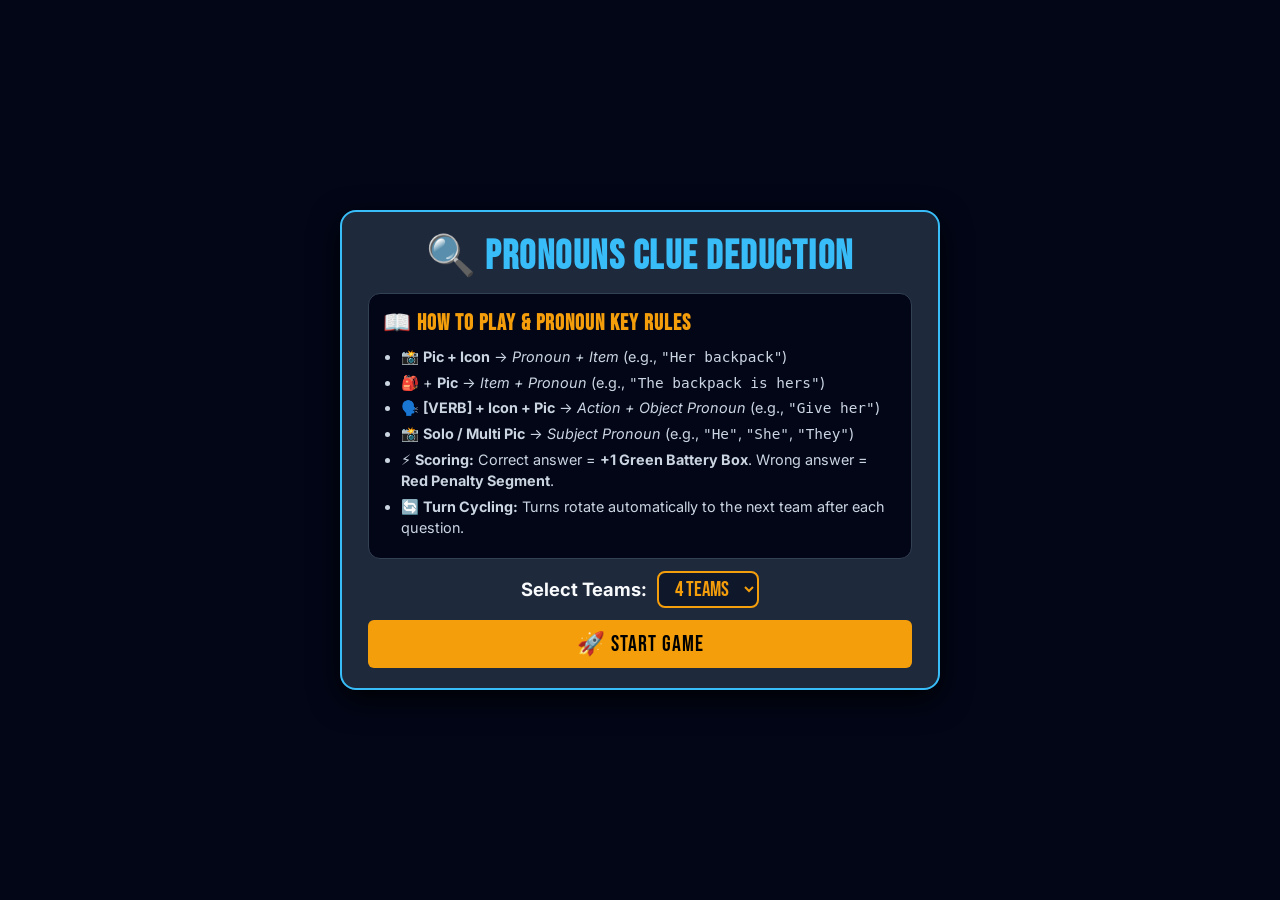
<file: game/clue-deduction.html>
<!DOCTYPE html>
<html lang="en">
<head>
  <meta charset="UTF-8">
  <meta name="viewport" content="width=device-width, initial-scale=1.0">
  <title>Pronouns Clue Deduction Game</title>
  <link rel="preconnect" href="https://fonts.googleapis.com">
  <link rel="preconnect" href="https://fonts.gstatic.com" crossorigin>
  <link href="https://fonts.googleapis.com/css2?family=Bebas+Neue&family=Inter:wght@400;600;700;800&family=Montserrat:wght@600;700&display=swap" rel="stylesheet">

  <style>
    :root {
      --bg: #0f172a;
      --card-bg: #1e293b;
      --accent: #38bdf8;
      --text: #f8fafc;
      --danger: #ef4444;
      --gold: #f59e0b;
      --success: #22c55e;
      --font-header: 'Bebas Neue', sans-serif;
      --font-nav: 'Montserrat', sans-serif;
      --font-body: 'Inter', system-ui, -apple-system, sans-serif;
    }

    * {
      box-sizing: border-box;
      user-select: none;
    }

    body {
      margin: 0;
      padding: 0;
      width: 100vw;
      height: 100vh;
      background: var(--bg);
      color: var(--text);
      font-family: var(--font-body);
      display: flex;
      flex-direction: column;
      overflow: hidden;
    }

    /* HEADER */
    header {
      background: #020617;
      padding: 6px 16px;
      display: flex;
      align-items: center;
      justify-content: space-between;
      border-bottom: 2px solid #334155;
      height: 55px;
      flex-shrink: 0;
      width: 100%;
    }

    .game-title {
      font-family: var(--font-header);
      font-size: 2rem;
      color: var(--accent);
      letter-spacing: 1.5px;
      display: flex;
      align-items: center;
      gap: 10px;
    }

    .header-actions {
      display: flex;
      align-items: center;
      gap: 10px;
    }

    .btn-header {
      font-family: var(--font-header);
      font-size: 1.1rem;
      letter-spacing: 1px;
      padding: 5px 14px;
      border-radius: 6px;
      border: none;
      cursor: pointer;
      transition: transform 0.1s, opacity 0.2s;
    }
    .btn-header:hover { opacity: 0.9; transform: scale(1.02); }
    .btn-gold { background: var(--gold); color: #000; }
    .btn-main { background: var(--accent); color: #000; }
    .btn-danger { background: var(--danger); color: #fff; }

    /* SETUP SCREEN & RULES OVERLAY */
    #setupScreen {
      position: absolute;
      inset: 0;
      background: #020617;
      z-index: 50;
      display: flex;
      flex-direction: column;
      align-items: center;
      justify-content: center;
      padding: 20px;
      overflow-y: auto;
    }

    .setup-card {
      background: var(--card-bg);
      border: 2px solid var(--accent);
      border-radius: 16px;
      padding: 20px 26px;
      width: 600px;
      max-width: 95vw;
      box-shadow: 0 10px 30px rgba(0,0,0,0.8);
      text-align: center;
    }

    .setup-card h2 {
      font-family: var(--font-header);
      font-size: 2.5rem;
      color: var(--accent);
      margin: 0 0 8px 0;
      letter-spacing: 1.5px;
    }

    .rules-box {
      background: #020617;
      border: 1px solid #334155;
      border-radius: 12px;
      padding: 14px;
      text-align: left;
      margin: 12px 0;
      font-size: 0.9rem;
      line-height: 1.45;
    }

    .rules-box h3 {
      font-family: var(--font-header);
      color: var(--gold);
      margin: 0 0 6px 0;
      font-size: 1.4rem;
      letter-spacing: 1px;
    }

    .rules-list {
      margin: 0;
      padding-left: 18px;
      color: #cbd5e1;
    }

    .rules-list li {
      margin-bottom: 5px;
    }

    .team-select-group {
      display: flex;
      align-items: center;
      justify-content: center;
      gap: 10px;
      margin: 12px 0;
    }

    .team-select-group label {
      font-size: 1.15rem;
      font-weight: 700;
    }

    .team-select-group select {
      font-family: var(--font-header);
      font-size: 1.3rem;
      padding: 3px 12px;
      background: #0f172a;
      color: var(--gold);
      border: 2px solid var(--gold);
      border-radius: 8px;
      cursor: pointer;
    }

    /* FULL WIDTH FLEX WORKSPACE */
    .game-workspace {
      flex: 1;
      display: flex;
      width: 100%;
      height: calc(100vh - 55px);
      overflow: hidden;
    }

    /* RESIZED LEFT TEAMS PANEL (3/4 SIZE: ~18% WIDTH) */
    .teams-panel {
      width: 18%;
      min-width: 200px;
      max-width: 240px;
      background: #020617;
      border-right: 2px solid #334155;
      padding: 10px;
      display: flex;
      flex-direction: column;
      gap: 8px;
      overflow-y: auto;
    }

    .panel-header {
      font-family: var(--font-header);
      font-size: 1.4rem;
      color: var(--accent);
      letter-spacing: 1px;
      margin: 0 0 2px 0;
      display: flex;
      justify-content: space-between;
      align-items: center;
    }

    .team-card {
      background: var(--card-bg);
      border: 2px solid #334155;
      border-radius: 10px;
      padding: 8px 10px;
      cursor: pointer;
      transition: all 0.2s ease;
      position: relative;
    }

    .team-card.active-turn {
      border-color: var(--accent);
      box-shadow: 0 0 12px rgba(56, 189, 248, 0.3);
      background: #1e293b;
    }

    .team-card.active-turn::before {
      content: "▶ TURN";
      position: absolute;
      top: -8px;
      right: 8px;
      background: var(--accent);
      color: #000;
      font-family: var(--font-header);
      font-size: 0.75rem;
      padding: 1px 6px;
      border-radius: 3px;
      letter-spacing: 0.8px;
    }

    .team-title-row {
      display: flex;
      align-items: center;
      justify-content: space-between;
      margin-bottom: 4px;
    }

    .team-name-input {
      font-family: var(--font-nav);
      font-size: 0.95rem;
      font-weight: 700;
      color: #fff;
      background: transparent;
      border: none;
      border-bottom: 1px dashed #64748b;
      width: 95px;
      padding: 1px 2px;
    }
    .team-name-input:focus {
      outline: none;
      border-bottom-color: var(--accent);
      background: #0f172a;
    }

    .team-score-num {
      font-family: var(--font-header);
      font-size: 1.25rem;
      color: var(--gold);
      letter-spacing: 0.8px;
    }

    /* HORIZONTAL BATTERY (10 BOXES WITH PENALTY RED SUPPORT) */
    .battery-container {
      width: 100%;
      height: 20px;
      background: #0f172a;
      border: 1.5px solid #475569;
      border-radius: 4px;
      padding: 2px;
      display: flex;
      gap: 2px;
      position: relative;
    }

    .battery-container::after {
      content: "";
      position: absolute;
      right: -6px;
      top: 50%;
      transform: translateY(-50%);
      width: 4px;
      height: 9px;
      background: #475569;
      border-radius: 0 2px 2px 0;
    }

    .battery-box {
      flex: 1;
      height: 100%;
      background: #334155;
      border-radius: 2px;
      transition: background 0.2s;
    }

    .battery-box.filled {
      background: var(--success);
      box-shadow: 0 0 5px rgba(34, 197, 94, 0.4);
    }

    .battery-box.penalty {
      background: var(--danger) !important;
      box-shadow: 0 0 5px rgba(239, 68, 68, 0.5);
    }

    .team-controls {
      display: flex;
      gap: 4px;
      margin-top: 5px;
    }

    .btn-score {
      font-family: var(--font-nav);
      font-weight: 700;
      font-size: 0.75rem;
      padding: 2px 5px;
      border-radius: 3px;
      border: none;
      cursor: pointer;
      flex: 1;
    }

    /* RIGHT QUIZ CANVAS */
    .quiz-workspace {
      flex: 1;
      display: flex;
      flex-direction: column;
      padding: 14px 20px;
      overflow-y: auto;
      gap: 12px;
      width: 100%;
    }

    .quiz-progress-bar-container {
      width: 100%;
      background: #020617;
      border: 1px solid #334155;
      height: 8px;
      border-radius: 4px;
      overflow: hidden;
    }

    .quiz-progress-fill {
      height: 100%;
      background: linear-gradient(90deg, var(--accent), var(--gold));
      width: 2%;
      transition: width 0.3s ease;
    }

    .question-header-row {
      display: flex;
      align-items: center;
      justify-content: space-between;
    }

    .question-counter {
      font-family: var(--font-header);
      font-size: 1.6rem;
      color: var(--accent);
      letter-spacing: 1px;
    }

    .target-pronoun-tag {
      background: #1e293b;
      border: 1px solid var(--accent);
      color: var(--accent);
      padding: 3px 10px;
      border-radius: 16px;
      font-weight: 700;
      font-size: 0.85rem;
      letter-spacing: 0.5px;
    }

    /* VISUAL CLUES CANVAS (UPSCALED IMAGES) */
    .clue-canvas {
      background: #020617;
      border: 2px solid #334155;
      border-radius: 14px;
      padding: 16px;
      display: flex;
      align-items: center;
      justify-content: center;
      gap: 20px;
      min-height: 350px;
      flex-shrink: 0;
      width: 100%;
    }

    /* Single clue image display (320px x 320px) */
    .clue-img-single {
      width: 320px;
      height: 320px;
      aspect-ratio: 1 / 1;
      object-fit: cover;
      border-radius: 16px;
      border: 4px solid var(--accent);
      box-shadow: 0 8px 24px rgba(0,0,0,0.6);
      background: #1e293b;
    }

    /* Multi-part clue image display (UPSCALED TO 250px) */
    .clue-img-multi {
      width: 250px;
      height: 250px;
      aspect-ratio: 1 / 1;
      object-fit: cover;
      border-radius: 14px;
      border: 3.5px solid var(--accent);
      box-shadow: 0 6px 18px rgba(0,0,0,0.5);
      background: #1e293b;
    }

    .clue-icon {
      font-size: 5.5rem;
      line-height: 1;
      filter: drop-shadow(0 4px 8px rgba(0,0,0,0.5));
    }

    .clue-verb {
      font-family: var(--font-header);
      font-size: 3.2rem;
      color: var(--gold);
      letter-spacing: 1px;
      text-transform: uppercase;
      background: #1e293b;
      padding: 6px 18px;
      border-radius: 10px;
      border: 2px dashed var(--gold);
    }

    .clue-plus-sign {
      font-family: var(--font-header);
      font-size: 3.8rem;
      color: #64748b;
    }

    /* MULTIPLE CHOICE OPTIONS GRID */
    .options-grid {
      display: grid;
      grid-template-columns: repeat(2, 1fr);
      gap: 12px;
      width: 100%;
      margin-top: 4px;
    }

    .option-btn {
      font-family: var(--font-nav);
      font-size: 1.35rem;
      font-weight: 700;
      padding: 14px 18px;
      background: var(--card-bg);
      color: #f8fafc;
      border: 2px solid #334155;
      border-radius: 10px;
      cursor: pointer;
      transition: all 0.15s ease;
      display: flex;
      align-items: center;
      justify-content: center;
      gap: 12px;
    }

    .option-btn:hover:not(:disabled) {
      border-color: var(--accent);
      background: #0f172a;
      transform: translateY(-2px);
    }

    .option-btn.correct {
      background: #15803d !important;
      border-color: var(--success) !important;
      color: #fff !important;
    }

    .option-btn.incorrect {
      background: #991b1b !important;
      border-color: var(--danger) !important;
      color: #fff !important;
      opacity: 0.7;
    }

    .option-badge {
      font-family: var(--font-header);
      background: #020617;
      color: var(--accent);
      font-size: 1.2rem;
      width: 32px;
      height: 32px;
      border-radius: 6px;
      display: flex;
      align-items: center;
      justify-content: center;
      border: 1px solid #334155;
    }

    /* FOOTER / FEEDBACK */
    .quiz-footer {
      display: flex;
      align-items: center;
      justify-content: space-between;
      min-height: 35px;
      margin-top: auto;
    }

    .feedback-text {
      font-family: var(--font-header);
      font-size: 1.6rem;
      letter-spacing: 1px;
    }
    .feedback-text.success { color: var(--success); }
    .feedback-text.error { color: var(--danger); }

    /* END GAME MODAL */
    .modal-overlay {
      position: absolute;
      inset: 0;
      background: rgba(2, 6, 23, 0.92);
      z-index: 100;
      display: none;
      align-items: center;
      justify-content: center;
    }

    .end-card {
      background: var(--card-bg);
      border: 3px solid var(--gold);
      border-radius: 20px;
      padding: 30px 40px;
      width: 520px;
      max-width: 90vw;
      text-align: center;
      box-shadow: 0 10px 40px rgba(0,0,0,0.9);
    }

    .end-card h2 {
      font-family: var(--font-header);
      font-size: 3rem;
      color: var(--gold);
      margin: 0 0 10px 0;
      letter-spacing: 2px;
    }

    .winner-box {
      background: #020617;
      border: 2px solid var(--accent);
      border-radius: 12px;
      padding: 16px;
      margin: 20px 0;
    }

    .winner-team-name {
      font-family: var(--font-header);
      font-size: 2.2rem;
      color: var(--accent);
    }

    .winner-score {
      font-size: 1.2rem;
      color: var(--gold);
      font-weight: 700;
    }
  </style>
</head>
<body>

  <!-- SETUP OVERLAY SCREEN & GAME GUIDE -->
  <div id="setupScreen">
    <div class="setup-card">
      <h2>🔍 PRONOUNS CLUE DEDUCTION</h2>
      
      <div class="rules-box">
        <h3>📖 How to Play & Pronoun Key Rules</h3>
        <ul class="rules-list">
          <li>📸 <strong>Pic + Icon</strong> &rightarrow; <em>Pronoun + Item</em> (e.g., <code>"Her backpack"</code>)</li>
          <li>🎒 + <strong>Pic</strong> &rightarrow; <em>Item + Pronoun</em> (e.g., <code>"The backpack is hers"</code>)</li>
          <li>🗣️ <strong>[VERB] + Icon + Pic</strong> &rightarrow; <em>Action + Object Pronoun</em> (e.g., <code>"Give her"</code>)</li>
          <li>📸 <strong>Solo / Multi Pic</strong> &rightarrow; <em>Subject Pronoun</em> (e.g., <code>"He"</code>, <code>"She"</code>, <code>"They"</code>)</li>
          <li>⚡ <strong>Scoring:</strong> Correct answer = <strong>+1 Green Battery Box</strong>. Wrong answer = <strong>Red Penalty Segment</strong>.</li>
          <li>🔄 <strong>Turn Cycling:</strong> Turns rotate automatically to the next team after each question.</li>
        </ul>
      </div>

      <div class="team-select-group">
        <label for="teamCountSelect">Select Teams:</label>
        <select id="teamCountSelect">
          <option value="2">2 Teams</option>
          <option value="3">3 Teams</option>
          <option value="4" selected>4 Teams</option>
          <option value="5">5 Teams</option>
          <option value="6">6 Teams</option>
        </select>
      </div>

      <button class="btn-header btn-gold" style="font-size: 1.4rem; width: 100%; padding: 10px;" onclick="startGame()">
        🚀 START GAME
      </button>
    </div>
  </div>

  <!-- GAME HEADER -->
  <header>
    <div class="game-title">
      <span>🔍 PRONOUNS DEDUCTION</span>
    </div>
    <div class="header-actions">
      <button class="btn-header btn-danger" onclick="endGameEarly()">⏹️ END GAME</button>
      <button id="nextBtn" class="btn-header btn-gold" onclick="nextQuestion()" disabled>
        NEXT QUESTION ▶
      </button>
    </div>
  </header>

  <!-- DYNAMIC WORKSPACE -->
  <div class="game-workspace">
    
    <!-- RESIZED LEFT TEAMS PANEL (~18% WIDTH) -->
    <div class="teams-panel">
      <div class="panel-header">
        <span>TEAMS</span>
        <small style="font-size: 0.75rem; color: #64748b; font-family: var(--font-body);">10-BOX BATTERY</small>
      </div>
      <div id="teamsList" style="display: flex; flex-direction: column; gap: 8px;"></div>
    </div>

    <!-- RIGHT: QUIZ CANVAS -->
    <div class="quiz-workspace">
      
      <!-- PROGRESS BAR -->
      <div class="quiz-progress-bar-container">
        <div id="quizProgressFill" class="quiz-progress-fill"></div>
      </div>

      <div class="question-header-row">
        <div id="questionCounter" class="question-counter">QUESTION 1 / 50</div>
        <div id="pronounCategoryTag" class="target-pronoun-tag">SUBJECT PRONOUN</div>
      </div>

      <!-- VISUAL CLUES CANVAS -->
      <div id="clueCanvas" class="clue-canvas"></div>

      <!-- MULTIPLE CHOICE OPTIONS GRID -->
      <div id="optionsGrid" class="options-grid"></div>

      <!-- FOOTER / FEEDBACK -->
      <div class="quiz-footer">
        <div id="feedbackText" class="feedback-text"></div>
      </div>

    </div>
  </div>

  <!-- END GAME MODAL -->
  <div id="endGameModal" class="modal-overlay">
    <div class="end-card">
      <h2>🏆 GAME OVER!</h2>
      <div id="winnnerDisplay" class="winner-box"></div>
      <button class="btn-header btn-main" style="font-size: 1.4rem; padding: 10px 24px;" onclick="location.reload()">
        🔄 PLAY AGAIN
      </button>
    </div>
  </div>

  <script>
    // RELATIVE IMAGE PATH
    const IMG_PATH = "../Pronouns Pic/";
    
    // Image filenames matching your directory structure
    const PICS = {
      He: "He.jpg",
      I: "I.jpg",
      It_sheep: "It_sheep.jpg",
      They: "They.jpg",
      You: "You.jpg",
      He_alt: "He_wowoks.png",
      She: "She.png",
      We: "We.png"
    };

    // 50-QUIZ DECK WITH DISTRACTOR TRAP OPTIONS (ESL Case/Form Confusions)
    const RAW_QUIZ_DECK = [
      // --- Subject Pronouns (1-12) ---
      { category: "Subject Pronoun", clues: [{ type: "img", src: PICS.He_alt }], answer: "He", options: ["He", "Him", "His", "Himself"] },
      { category: "Subject Pronoun", clues: [{ type: "img", src: PICS.She }], answer: "She", options: ["She", "Her", "Hers", "Herself"] },
      { category: "Subject Pronoun", clues: [{ type: "img", src: PICS.It_sheep }], answer: "It", options: ["It", "Its", "Itself", "They"] },
      { category: "Subject Pronoun", clues: [{ type: "img", src: PICS.They }], answer: "They", options: ["They", "Them", "Their", "Themselves"] },
      { category: "Subject Pronoun", clues: [{ type: "img", src: PICS.I }], answer: "I", options: ["I", "Me", "My", "Myself"] },
      { category: "Subject Pronoun", clues: [{ type: "img", src: PICS.You }], answer: "You", options: ["You", "Your", "Yours", "Yourself"] },
      { category: "Subject Pronoun", clues: [{ type: "img", src: PICS.We }], answer: "We", options: ["We", "Us", "Our", "Ourselves"] },
      { category: "Subject Pronoun", clues: [{ type: "img", src: PICS.He_alt }, { type: "plus" }, { type: "img", src: PICS.She }], answer: "They", options: ["They", "Them", "Their", "Theirself"] },
      { category: "Subject Pronoun", clues: [{ type: "img", src: PICS.I }, { type: "plus" }, { type: "img", src: PICS.She }], answer: "We", options: ["We", "Us", "Our", "Ours"] },
      { category: "Subject Pronoun", clues: [{ type: "img", src: PICS.I }, { type: "plus" }, { type: "img", src: PICS.He_alt }], answer: "We", options: ["We", "Us", "Ourselves", "They"] },
      { category: "Subject Pronoun", clues: [{ type: "img", src: PICS.He }, { type: "plus" }, { type: "img", src: PICS.He_alt }], answer: "They", options: ["They", "Them", "Themselves", "He"] },
      { category: "Subject Pronoun", clues: [{ type: "img", src: PICS.It_sheep }, { type: "plus" }, { type: "img", src: PICS.It_sheep }], answer: "They", options: ["They", "It", "Its", "Them"] },

      // --- Possessive Adjectives (13-25) ---
      { category: "Possessive Adj.", clues: [{ type: "img", src: PICS.She }, { type: "plus" }, { type: "icon", val: "🎒" }], answer: "Her backpack", options: ["Her backpack", "Hers backpack", "She backpack", "Herself backpack"] },
      { category: "Possessive Adj.", clues: [{ type: "img", src: PICS.He_alt }, { type: "plus" }, { type: "icon", val: "🚀" }], answer: "His toy rocket", options: ["His toy rocket", "Him toy rocket", "He toy rocket", "Himself toy rocket"] },
      { category: "Possessive Adj.", clues: [{ type: "img", src: PICS.They }, { type: "plus" }, { type: "icon", val: "🏠" }], answer: "Their house", options: ["Their house", "Theirs house", "Them house", "They house"] },
      { category: "Possessive Adj.", clues: [{ type: "img", src: PICS.It_sheep }, { type: "plus" }, { type: "icon", val: "🧶" }], answer: "Its wool ball", options: ["Its wool ball", "It wool ball", "Itself wool ball", "Their wool ball"] },
      { category: "Possessive Adj.", clues: [{ type: "img", src: PICS.We }, { type: "plus" }, { type: "icon", val: "🏆" }], answer: "Our trophy", options: ["Our trophy", "Ours trophy", "Us trophy", "We trophy"] },
      { category: "Possessive Adj.", clues: [{ type: "img", src: PICS.I }, { type: "plus" }, { type: "icon", val: "🐶" }], answer: "My puppy", options: ["My puppy", "Mine puppy", "Me puppy", "I puppy"] },
      { category: "Possessive Adj.", clues: [{ type: "img", src: PICS.You }, { type: "plus" }, { type: "icon", val: "✏️" }], answer: "Your pencil", options: ["Your pencil", "Yours pencil", "You pencil", "Yourself pencil"] },
      { category: "Possessive Adj.", clues: [{ type: "img", src: PICS.She }, { type: "plus" }, { type: "icon", val: "🚲" }], answer: "Her bicycle", options: ["Her bicycle", "Hers bicycle", "She bicycle", "Herself bicycle"] },
      { category: "Possessive Adj.", clues: [{ type: "img", src: PICS.He }, { type: "plus" }, { type: "icon", val: "⚽" }], answer: "His soccer ball", options: ["His soccer ball", "Him soccer ball", "He soccer ball", "Hiself soccer ball"] },
      { category: "Possessive Adj.", clues: [{ type: "img", src: PICS.They }, { type: "plus" }, { type: "icon", val: "🚗" }], answer: "Their car", options: ["Their car", "Theirs car", "Them car", "They car"] },
      { category: "Possessive Adj.", clues: [{ type: "img", src: PICS.We }, { type: "plus" }, { type: "icon", val: "🏫" }], answer: "Our school", options: ["Our school", "Ours school", "Us school", "We school"] },
      { category: "Possessive Adj.", clues: [{ type: "img", src: PICS.I }, { type: "plus" }, { type: "icon", val: "🎸" }], answer: "My guitar", options: ["My guitar", "Mine guitar", "Me guitar", "Myself guitar"] },
      { category: "Possessive Adj.", clues: [{ type: "img", src: PICS.It_sheep }, { type: "plus" }, { type: "icon", val: "🔔" }], answer: "Its bell", options: ["Its bell", "It bell", "Itself bell", "His bell"] },

      // --- Possessive Pronouns (26-38) ---
      { category: "Possessive Pronoun", clues: [{ type: "icon", val: "💻" }, { type: "plus" }, { type: "img", src: PICS.He }], answer: "The laptop is his", options: ["The laptop is his", "The laptop is him", "The laptop is he", "The laptop is himself"] },
      { category: "Possessive Pronoun", clues: [{ type: "icon", val: "🎨" }, { type: "plus" }, { type: "img", src: PICS.She }], answer: "The painting is hers", options: ["The painting is hers", "The painting is her", "The painting is she", "The painting is herself"] },
      { category: "Possessive Pronoun", clues: [{ type: "icon", val: "🚲" }, { type: "plus" }, { type: "img", src: PICS.They }], answer: "The bicycles are theirs", options: ["The bicycles are theirs", "The bicycles are their", "The bicycles are them", "The bicycles are they"] },
      { category: "Possessive Pronoun", clues: [{ type: "icon", val: "🐱" }, { type: "plus" }, { type: "img", src: PICS.I }], answer: "The kitten is mine", options: ["The kitten is mine", "The kitten is my", "The kitten is me", "The kitten is I"] },
      { category: "Possessive Pronoun", clues: [{ type: "icon", val: "📚" }, { type: "plus" }, { type: "img", src: PICS.We }], answer: "The books are ours", options: ["The books are ours", "The books are our", "The books are us", "The books are we"] },
      { category: "Possessive Pronoun", clues: [{ type: "icon", val: "🎮" }, { type: "plus" }, { type: "img", src: PICS.You }], answer: "The console is yours", options: ["The console is yours", "The console is your", "The console is you", "The console is yourself"] },
      { category: "Possessive Pronoun", clues: [{ type: "icon", val: "📱" }, { type: "plus" }, { type: "img", src: PICS.He_alt }], answer: "The phone is his", options: ["The phone is his", "The phone is him", "The phone is he", "The phone is himself"] },
      { category: "Possessive Pronoun", clues: [{ type: "icon", val: "💍" }, { type: "plus" }, { type: "img", src: PICS.She }], answer: "The ring is hers", options: ["The ring is hers", "The ring is her", "The ring is she", "The ring is herself"] },
      { category: "Possessive Pronoun", clues: [{ type: "icon", val: "🗝️" }, { type: "plus" }, { type: "img", src: PICS.They }], answer: "The key is theirs", options: ["The key is theirs", "The key is their", "The key is them", "The key is they"] },
      { category: "Possessive Pronoun", clues: [{ type: "icon", val: "🎧" }, { type: "plus" }, { type: "img", src: PICS.I }], answer: "The headset is mine", options: ["The headset is mine", "The headset is my", "The headset is me", "The headset is I"] },
      { category: "Possessive Pronoun", clues: [{ type: "icon", val: "⛵" }, { type: "plus" }, { type: "img", src: PICS.We }], answer: "The boat is ours", options: ["The boat is ours", "The boat is our", "The boat is us", "The boat is we"] },
      { category: "Possessive Pronoun", clues: [{ type: "icon", val: "📷" }, { type: "plus" }, { type: "img", src: PICS.You }], answer: "The camera is yours", options: ["The camera is yours", "The camera is your", "The camera is you", "The camera is yourself"] },
      { category: "Possessive Pronoun", clues: [{ type: "icon", val: "🧢" }, { type: "plus" }, { type: "img", src: PICS.He }], answer: "The cap is his", options: ["The cap is his", "The cap is him", "The cap is he", "The cap is himself"] },

      // --- Object Pronouns (39-50) ---
      { category: "Object Pronoun", clues: [{ type: "verb", val: "GIVE" }, { type: "icon", val: "🎁" }, { type: "plus" }, { type: "img", src: PICS.She }], answer: "Give her", options: ["Give her", "Give hers", "Give she", "Give herself"] },
      { category: "Object Pronoun", clues: [{ type: "verb", val: "CALL" }, { type: "icon", val: "📞" }, { type: "plus" }, { type: "img", src: PICS.He_alt }], answer: "Call him", options: ["Call him", "Call his", "Call he", "Call himself"] },
      { category: "Object Pronoun", clues: [{ type: "verb", val: "HELP" }, { type: "icon", val: "🤝" }, { type: "plus" }, { type: "img", src: PICS.They }], answer: "Help them", options: ["Help them", "Help their", "Help theirs", "Help they"] },
      { category: "Object Pronoun", clues: [{ type: "verb", val: "SHOW" }, { type: "icon", val: "🗺️" }, { type: "plus" }, { type: "img", src: PICS.We }], answer: "Show us", options: ["Show us", "Show our", "Show ours", "Show we"] },
      { category: "Object Pronoun", clues: [{ type: "verb", val: "LISTEN" }, { type: "icon", val: "🎧" }, { type: "plus" }, { type: "img", src: PICS.You }], answer: "Listen to you", options: ["Listen to you", "Listen to your", "Listen to yours", "Listen to yourself"] },
      { category: "Object Pronoun", clues: [{ type: "verb", val: "FEED" }, { type: "icon", val: "🍎" }, { type: "plus" }, { type: "img", src: PICS.It_sheep }], answer: "Feed it", options: ["Feed it", "Feed its", "Feed itself", "Feed them"] },
      { category: "Object Pronoun", clues: [{ type: "verb", val: "TEACH" }, { type: "icon", val: "📖" }, { type: "plus" }, { type: "img", src: PICS.I }], answer: "Teach me", options: ["Teach me", "Teach my", "Teach mine", "Teach I"] },
      { category: "Object Pronoun", clues: [{ type: "verb", val: "INVITE" }, { type: "icon", val: "💌" }, { type: "plus" }, { type: "img", src: PICS.They }], answer: "Invite them", options: ["Invite them", "Invite their", "Invite theirs", "Invite they"] },
      { category: "Object Pronoun", clues: [{ type: "verb", val: "TRUST" }, { type: "icon", val: "🛡️" }, { type: "plus" }, { type: "img", src: PICS.We }], answer: "Trust us", options: ["Trust us", "Trust our", "Trust ours", "Trust we"] },
      { category: "Object Pronoun", clues: [{ type: "verb", val: "ASK" }, { type: "icon", val: "❓" }, { type: "plus" }, { type: "img", src: PICS.He }], answer: "Ask him", options: ["Ask him", "Ask his", "Ask he", "Ask himself"] },
      { category: "Object Pronoun", clues: [{ type: "verb", val: "THANK" }, { type: "icon", val: "🙏" }, { type: "plus" }, { type: "img", src: PICS.She }], answer: "Thank her", options: ["Thank her", "Thank hers", "Thank she", "Thank herself"] },
      { category: "Object Pronoun", clues: [{ type: "verb", val: "FOLLOW" }, { type: "icon", val: "🐾" }, { type: "plus" }, { type: "img", src: PICS.It_sheep }], answer: "Follow it", options: ["Follow it", "Follow its", "Follow itself", "Follow them"] }
    ];

    // GAME STATE
    let teams = [];
    let activeTeamIndex = 0;
    let currentQuizIndex = 0;
    let isQuestionAnswered = false;
    let gameQuizDeck = [];

    // FISHER-YATES SHUFFLE ALGORITHM FOR DECK & OPTIONS
    function shuffleArray(array) {
      const arr = [...array];
      for (let i = arr.length - 1; i > 0; i--) {
        const j = Math.floor(Math.random() * (i + 1));
        [arr[i], arr[j]] = [arr[j], arr[i]];
      }
      return arr;
    }

    // START GAME INITIALIZATION
    function startGame() {
      const teamCount = parseInt(document.getElementById('teamCountSelect').value);
      teams = [];
      for (let i = 1; i <= teamCount; i++) {
        teams.push({
          name: `Team ${i}`,
          score: 0,
          penalties: 0 // Penalty tracker for red battery segments
        });
      }

      // Randomize questions order
      gameQuizDeck = shuffleArray(RAW_QUIZ_DECK);

      document.getElementById('setupScreen').style.display = 'none';
      renderTeams();
      loadQuestion(0);
    }

    // RENDER RESIZED LEFT TEAMS PANEL
    function renderTeams() {
      const container = document.getElementById('teamsList');
      container.innerHTML = '';

      teams.forEach((team, index) => {
        const card = document.createElement('div');
        card.className = `team-card ${index === activeTeamIndex ? 'active-turn' : ''}`;
        card.onclick = () => selectTurn(index);

        // Render 10 Battery Boxes with Green Fill & Red Penalty Support
        let batteryHTML = '';
        for (let b = 0; b < 10; b++) {
          if (b < team.score) {
            batteryHTML += `<div class="battery-box filled"></div>`;
          } else if (b >= 10 - team.penalties) {
            batteryHTML += `<div class="battery-box penalty"></div>`;
          } else {
            batteryHTML += `<div class="battery-box"></div>`;
          }
        }

        card.innerHTML = `
          <div class="team-title-row" onclick="event.stopPropagation()">
            <input type="text" class="team-name-input" value="${team.name}" onchange="updateTeamName(${index}, this.value)" />
            <span class="team-score-num">${team.score} / 10</span>
          </div>
          <div class="battery-container">
            ${batteryHTML}
          </div>
          <div class="team-controls" onclick="event.stopPropagation()">
            <button class="btn-score btn-header btn-gold" onclick="adjustScore(${index}, 1)">+ Pt</button>
            <button class="btn-score btn-header btn-danger" onclick="adjustScore(${index}, -1)">- Pt</button>
          </div>
        `;
        container.appendChild(card);
      });
    }

    function selectTurn(index) {
      activeTeamIndex = index;
      renderTeams();
    }

    function updateTeamName(index, val) {
      if (val.trim()) {
        teams[index].name = val.trim();
      }
    }

    function adjustScore(index, delta) {
      if (delta > 0) {
        teams[index].score = Math.min(10 - teams[index].penalties, teams[index].score + 1);
      } else {
        teams[index].score = Math.max(0, teams[index].score - 1);
      }
      renderTeams();
    }

    // LOAD CURRENT QUIZ
    function loadQuestion(index) {
      currentQuizIndex = index;
      isQuestionAnswered = false;

      const quiz = gameQuizDeck[index];

      // Header & Progress Updates
      document.getElementById('questionCounter').textContent = `QUESTION ${index + 1} / 50`;
      document.getElementById('pronounCategoryTag').textContent = quiz.category.toUpperCase();
      document.getElementById('quizProgressFill').style.width = `${((index + 1) / 50) * 100}%`;
      
      document.getElementById('nextBtn').disabled = true;
      document.getElementById('feedbackText').textContent = '';
      document.getElementById('feedbackText').className = 'feedback-text';

      // Render Visual Clues Canvas
      const canvas = document.getElementById('clueCanvas');
      canvas.innerHTML = '';

      const isSingleImage = quiz.clues.length === 1 && quiz.clues[0].type === 'img';

      quiz.clues.forEach(clue => {
        if (clue.type === 'img') {
          const img = document.createElement('img');
          img.className = isSingleImage ? 'clue-img-single' : 'clue-img-multi';
          img.src = IMG_PATH + clue.src;
          img.alt = 'Clue Image';
          img.onerror = function() {
            this.style.display = 'none';
            const fallback = document.createElement('div');
            fallback.className = 'clue-icon';
            fallback.textContent = '👤';
            canvas.appendChild(fallback);
          };
          canvas.appendChild(img);
        } else if (clue.type === 'icon') {
          const iconDiv = document.createElement('div');
          iconDiv.className = 'clue-icon';
          iconDiv.textContent = clue.val;
          canvas.appendChild(iconDiv);
        } else if (clue.type === 'verb') {
          const verbDiv = document.createElement('div');
          verbDiv.className = 'clue-verb';
          verbDiv.textContent = clue.val;
          canvas.appendChild(verbDiv);
        } else if (clue.type === 'plus') {
          const plusDiv = document.createElement('div');
          plusDiv.className = 'clue-plus-sign';
          plusDiv.textContent = '+';
          canvas.appendChild(plusDiv);
        }
      });

      // Render Multiple Choice Options (Shuffled Randomly)
      const optionsGrid = document.getElementById('optionsGrid');
      optionsGrid.innerHTML = '';

      const shuffledOptions = shuffleArray(quiz.options);
      const labels = ['A', 'B', 'C', 'D'];

      shuffledOptions.forEach((opt, optIdx) => {
        const btn = document.createElement('button');
        btn.className = 'option-btn';
        btn.onclick = () => handleAnswer(opt, btn);
        btn.innerHTML = `<span class="option-badge">${labels[optIdx]}</span> <span>${opt}</span>`;
        optionsGrid.appendChild(btn);
      });
    }

    // ANSWER HANDLING
    function handleAnswer(selectedOpt, btnElement) {
      if (isQuestionAnswered) return;
      isQuestionAnswered = true;

      const quiz = gameQuizDeck[currentQuizIndex];
      const buttons = document.querySelectorAll('.option-btn');
      const feedback = document.getElementById('feedbackText');

      if (selectedOpt === quiz.answer) {
        // Correct Answer -> Fill 1 Green Battery Box
        btnElement.classList.add('correct');
        feedback.textContent = `🎯 CORRECT! (${teams[activeTeamIndex].name} +1 Battery Point)`;
        feedback.className = 'feedback-text success';

        teams[activeTeamIndex].score = Math.min(10 - teams[activeTeamIndex].penalties, teams[activeTeamIndex].score + 1);
        renderTeams();
      } else {
        // Incorrect Answer -> Separate Red Penalty Segment
        btnElement.classList.add('incorrect');
        feedback.textContent = `❌ INCORRECT! The answer was "${quiz.answer}".`;
        feedback.className = 'feedback-text error';

        // Add 1 Red Penalty Box segment
        teams[activeTeamIndex].penalties = Math.min(10, teams[activeTeamIndex].penalties + 1);
        if (teams[activeTeamIndex].score > 10 - teams[activeTeamIndex].penalties) {
          teams[activeTeamIndex].score = Math.max(0, 10 - teams[activeTeamIndex].penalties);
        }
        renderTeams();

        // Highlight correct option button
        buttons.forEach(b => {
          if (b.textContent.includes(quiz.answer)) {
            b.classList.add('correct');
          }
        });
      }

      // Disable all option buttons
      buttons.forEach(b => b.disabled = true);
      document.getElementById('nextBtn').disabled = false;
    }

    // NEXT QUESTION & AUTOMATIC TURN ROTATION
    function nextQuestion() {
      if (currentQuizIndex + 1 < gameQuizDeck.length) {
        // Automatically cycle turn to next team
        activeTeamIndex = (activeTeamIndex + 1) % teams.length;
        renderTeams();
        loadQuestion(currentQuizIndex + 1);
      } else {
        showEndGameModal();
      }
    }

    function endGameEarly() {
      if (confirm('Are you sure you want to end the game early?')) {
        showEndGameModal();
      }
    }

    // END GAME SUMMARY
    function showEndGameModal() {
      const modal = document.getElementById('endGameModal');
      const display = document.getElementById('winnnerDisplay');

      // Sort teams by highest battery score
      const sorted = [...teams].sort((a, b) => b.score - a.score);
      const winner = sorted[0];

      display.innerHTML = `
        <div style="font-size: 1.1rem; color: #94a3b8; margin-bottom: 5px;">TOP TEAM</div>
        <div class="winner-team-name">🥇 ${winner.name}</div>
        <div class="winner-score">${winner.score} / 10 Battery Points</div>
      `;

      modal.style.display = 'flex';
    }
  </script>
</body>
</html>
</file>
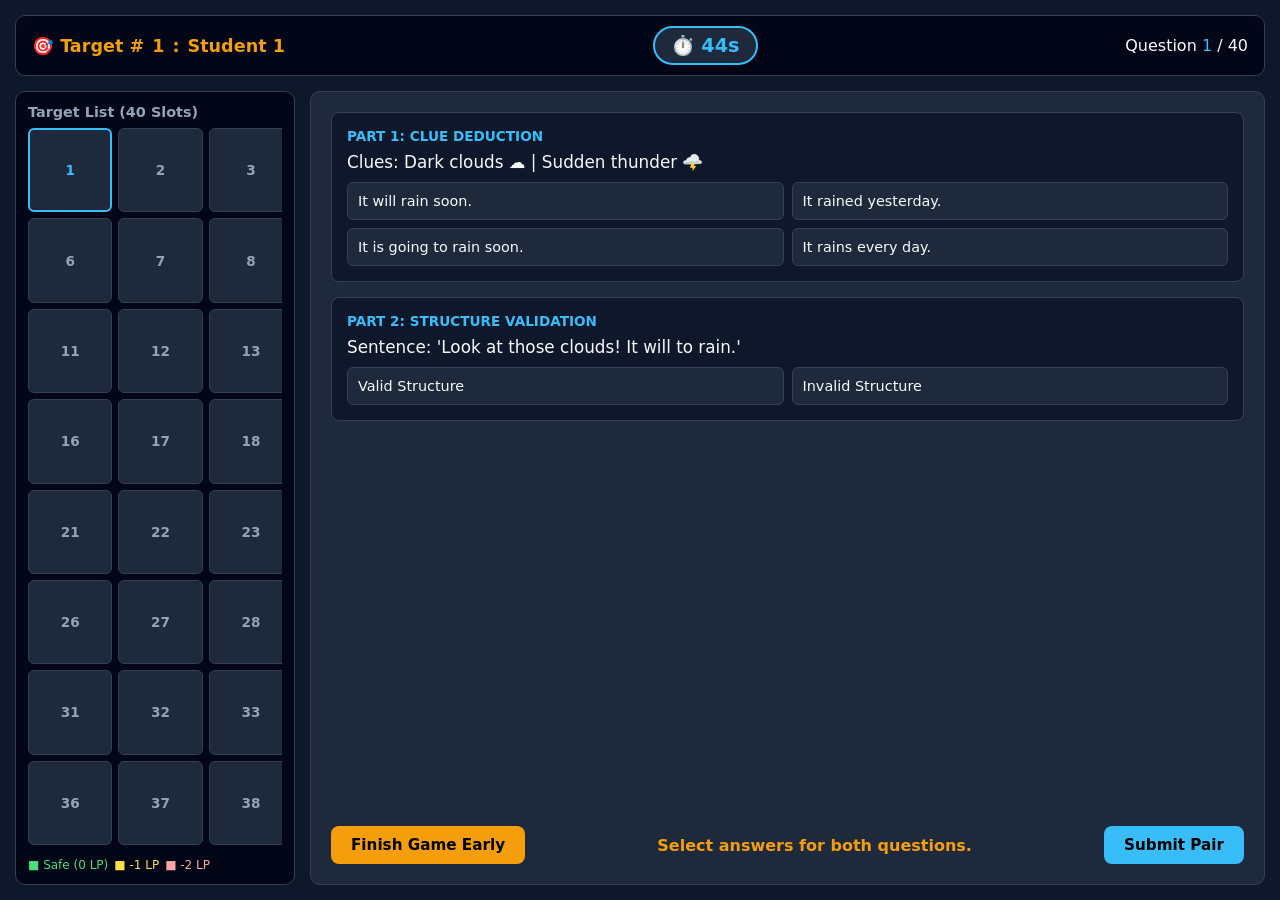
<file: game/hunting-game.html>
<!DOCTYPE html>
<html lang="en">
<head>
  <meta charset="UTF-8">
  <meta name="viewport" content="width=device-width, initial-scale=1.0">
  <title>Future Tense Hunting Game</title>
  <style>
    :root {
      --bg: #0f172a;
      --card-bg: #1e293b;
      --accent: #38bdf8;
      --text: #f8fafc;
      --danger: #ef4444;
      --gold: #f59e0b;
      --success: #22c55e;
      --border: #334155;
    }

    * { box-sizing: border-box; font-family: 'Segoe UI', system-ui, sans-serif; }

    body {
      margin: 0;
      padding: 15px;
      background: var(--bg);
      color: var(--text);
      display: flex;
      flex-direction: column;
      gap: 15px;
      height: 100vh;
      overflow: hidden;
    }

    /* Top Status Bar */
    .status-bar {
      background: #020617;
      border: 1px solid var(--border);
      padding: 10px 16px;
      border-radius: 10px;
      display: flex;
      justify-content: space-between;
      align-items: center;
    }

    .player-tag { color: var(--gold); font-weight: bold; font-size: 1.1rem; display: flex; align-items: center; gap: 8px; }

    .timer-badge {
      background: var(--card-bg);
      border: 2px solid var(--accent);
      color: var(--accent);
      padding: 6px 16px;
      border-radius: 20px;
      font-weight: bold;
      font-size: 1.2rem;
    }
    .timer-badge.warning { border-color: var(--danger); color: var(--danger); animation: pulse 0.8s infinite; }

    /* Main Container Grid */
    .game-layout {
      display: flex;
      gap: 15px;
      flex: 1;
      overflow: hidden;
    }

    /* Left: 40 Question Slots Grid */
    .slots-panel {
      width: 280px;
      background: #020617;
      border: 1px solid var(--border);
      border-radius: 10px;
      padding: 12px;
      display: flex;
      flex-direction: column;
      gap: 8px;
    }

    .slots-grid {
      display: grid;
      grid-template-columns: repeat(5, 1fr);
      gap: 6px;
      overflow-y: auto;
      flex: 1;
    }

    .slot-box {
      background: var(--card-bg);
      border: 1px solid var(--border);
      border-radius: 6px;
      display: flex;
      align-items: center;
      justify-content: center;
      font-weight: bold;
      font-size: 0.85rem;
      aspect-ratio: 1;
      color: #94a3b8;
    }

    .slot-box.active { border: 2px solid var(--accent); color: var(--accent); background: #1e293b; }
    .slot-box.perfect { background: #14532d; color: #4ade80; border-color: var(--success); }
    .slot-box.half-loss { background: #713f12; color: #fde047; border-color: var(--gold); }
    .slot-box.full-loss { background: #7f1d1d; color: #fca5a5; border-color: var(--danger); }

    /* Right: Question Workbench */
    .quiz-panel {
      flex: 1;
      background: var(--card-bg);
      border: 1px solid var(--border);
      border-radius: 10px;
      padding: 20px;
      display: flex;
      flex-direction: column;
      gap: 15px;
      overflow-y: auto;
    }

    .question-block {
      background: #0f172a;
      border: 1px solid var(--border);
      border-radius: 8px;
      padding: 15px;
    }

    .question-title {
      font-size: 0.85rem;
      color: var(--accent);
      text-transform: uppercase;
      font-weight: bold;
      margin-bottom: 8px;
    }

    .options-grid {
      display: grid;
      grid-template-columns: 1fr 1fr;
      gap: 8px;
      margin-top: 10px;
    }

    .option-btn {
      background: #1e293b;
      color: var(--text);
      border: 1px solid var(--border);
      padding: 10px;
      border-radius: 6px;
      cursor: pointer;
      text-align: left;
      font-size: 0.9rem;
      transition: all 0.15s;
    }

    .option-btn:hover { border-color: var(--accent); background: #334155; }
    .option-btn.selected { border-color: var(--gold); background: #451a03; color: var(--gold); }

    .action-bar {
      margin-top: auto;
      display: flex;
      justify-content: space-between;
      align-items: center;
      gap: 10px;
    }

    .btn {
      padding: 10px 20px;
      border-radius: 8px;
      border: none;
      font-weight: bold;
      cursor: pointer;
      font-size: 0.95rem;
    }
    .btn-main { background: var(--accent); color: #000; }
    .btn-early { background: var(--gold); color: #000; }

    /* End Screen Overlay */
    .summary-screen {
      position: fixed;
      inset: 0;
      background: rgba(2, 6, 23, 0.95);
      display: none;
      flex-direction: column;
      align-items: center;
      justify-content: center;
      padding: 20px;
      text-align: center;
      z-index: 10;
    }

    .summary-list {
      max-height: 250px;
      overflow-y: auto;
      width: 100%;
      max-width: 500px;
      background: #0f172a;
      border: 1px solid var(--border);
      border-radius: 8px;
      padding: 10px;
      margin: 15px 0;
      text-align: left;
    }

    .summary-item {
      display: flex;
      justify-content: space-between;
      padding: 6px 10px;
      border-bottom: 1px solid #1e293b;
      font-size: 0.9rem;
    }

    @keyframes pulse { 0% { opacity: 1; } 50% { opacity: 0.4; } 100% { opacity: 1; } }
  </style>
</head>
<body>

  <!-- Top Status Bar -->
  <div class="status-bar">
    <div class="player-tag">
      🎯 Target #<span id="targetNumber">1</span>: 
      <span id="displayStudentName">Loading...</span>
    </div>
    <div id="timerDisplay" class="timer-badge">⏱️ 45s</div>
    <div>Question <span id="currentPairNum" style="color:var(--accent);">1</span> / 40</div>
  </div>

  <div class="game-layout">
    <!-- Left: 40 Question Slots Tracker -->
    <div class="slots-panel">
      <div style="font-weight:bold; font-size:0.9rem; color:#94a3b8;">Target List (40 Slots)</div>
      <div id="slotsGrid" class="slots-grid"></div>
      <div style="font-size:0.75rem; color:#64748b; display:flex; gap:6px; flex-wrap:wrap; margin-top:5px;">
        <span style="color:#4ade80;">■ Safe (0 LP)</span>
        <span style="color:#fde047;">■ -1 LP</span>
        <span style="color:#fca5a5;">■ -2 LP</span>
      </div>
    </div>

    <!-- Right: Questions Panel -->
    <div class="quiz-panel">
      <!-- Part 1: Clue Deduction -->
      <div class="question-block">
        <div class="question-title">Part 1: Clue Deduction</div>
        <div id="clueText" style="font-size:1.05rem; margin-bottom:10px;">Loading clues...</div>
        <div id="clueOptions" class="options-grid"></div>
      </div>

      <!-- Part 2: Valid/Invalid Check -->
      <div class="question-block">
        <div class="question-title">Part 2: Structure Validation</div>
        <div id="validText" style="font-size:1.05rem; margin-bottom:10px;">Loading structure...</div>
        <div id="validOptions" class="options-grid"></div>
      </div>

      <div class="action-bar">
        <button class="btn btn-early" onclick="finishEarly()">Finish Game Early</button>
        <div id="feedbackText" style="font-weight:bold; color:var(--gold);">Select answers for both questions.</div>
        <button id="nextBtn" class="btn btn-main" onclick="submitPair()">Submit Pair</button>
      </div>
    </div>
  </div>

  <!-- End Game Modal -->
  <div id="summaryModal" class="summary-screen">
    <h1 style="color:var(--accent); margin-bottom:5px;">Hunt Complete!</h1>
    <h3 style="color:var(--gold); margin-top:0;">Target Results Summary</h3>
    
    <div class="summary-list" id="summaryList"></div>

    <div style="background:#1e293b; padding:15px; border-radius:12px; border:1px solid #334155; margin-bottom:15px; width:100%; max-width:500px;">
      <p style="margin:5px 0;">Total Questions Processed: <strong id="summaryProcessed">0</strong> / 40</p>
      <p style="margin:5px 0;">Gold Earned (Perfect Answers): <strong id="summaryGold" style="color:var(--gold);">+0 Gold</strong></p>
    </div>

    <button class="btn btn-main" onclick="finishAndSync()">Apply Rewards/Losses & Return to Hub</button>
  </div>

  <script>
    // 40 QUESTION PAIRS
    const QUESTION_PAIRS = [
      { clue: "Clues: Dark clouds ☁️ | Sudden thunder 🌩️", clueOpts: ["It will rain soon.", "It rained yesterday.", "It is going to rain soon.", "It rains every day."], clueAns: 2, valid: "Sentence: 'Look at those clouds! It will to rain.'", validOpts: ["Valid Structure", "Invalid Structure"], validAns: 1 },
      { clue: "Clues: Flight ticket booked ✈️ | Monday departure", clueOpts: ["They will fly on Monday.", "They are going to fly on Monday.", "They fly tomorrow.", "They flew on Monday."], clueAns: 1, valid: "Sentence: 'She is going to visit her grandmother tomorrow.'", validOpts: ["Valid Structure", "Invalid Structure"], validAns: 0 },
      { clue: "Clues: Phone ringing 🔔 | Run to answer", clueOpts: ["I am going to answer it.", "I will answer it.", "I answered it.", "I answer it."], clueAns: 1, valid: "Sentence: 'He will goes to the store later.'", validOpts: ["Valid Structure", "Invalid Structure"], validAns: 1 },
      { clue: "Clues: Packed luggage 🧳 | Hotel reservation confirmed", clueOpts: ["We will travel next week.", "We are going to travel next week.", "We traveled last week.", "We travel now."], clueAns: 1, valid: "Sentence: 'They are going play soccer after school.'", validOpts: ["Valid Structure", "Invalid Structure"], validAns: 1 },
      { clue: "Clues: Knock on door 🚪 | Instant offer", clueOpts: ["I will open it.", "I am going to open it.", "I opened it.", "I open it."], clueAns: 0, valid: "Sentence: 'I will help you with your homework.'", validOpts: ["Valid Structure", "Invalid Structure"], validAns: 0 },
      { clue: "Clues: Heavy studying 📚 | Exam scheduled tomorrow", clueOpts: ["She is going to take an exam.", "She will take an exam.", "She took an exam.", "She takes an exam."], clueAns: 0, valid: "Sentence: 'Will you coming to the party tonight?'", validOpts: ["Valid Structure", "Invalid Structure"], validAns: 1 },
      { clue: "Clues: Dropped pencil ✏️ | Immediate help offer", clueOpts: ["I am going to pick it up for you.", "I will pick it up for you.", "I picked it up.", "I pick it up."], clueAns: 1, valid: "Sentence: 'We will be late if we don't hurry.'", validOpts: ["Valid Structure", "Invalid Structure"], validAns: 0 },
      { clue: "Clues: Doctor appointment card 🩺 | Scheduled 3 PM", clueOpts: ["He will see the doctor at 3 PM.", "He sees the doctor at 3 PM.", "He saw the doctor.", "He is going to see the doctor at 3 PM."], clueAns: 3, valid: "Sentence: 'She is go to start piano lessons.'", validOpts: ["Valid Structure", "Invalid Structure"], validAns: 1 },
      { clue: "Clues: Empty fridge 🛒 | Decision made right now", clueOpts: ["I will buy some milk.", "I am going to buy some milk.", "I bought some milk.", "I buy some milk."], clueAns: 0, valid: "Sentence: 'They won't attend the meeting tomorrow.'", validOpts: ["Valid Structure", "Invalid Structure"], validAns: 0 },
      { clue: "Clues: Birthday party invitation design 🎈 | Date: Saturday", clueOpts: ["She will throw a party on Saturday.", "She is going to throw a party on Saturday.", "She threw a party.", "She throws a party."], clueAns: 1, valid: "Sentence: 'I think it will raining later.'", validOpts: ["Valid Structure", "Invalid Structure"], validAns: 1 },
      { clue: "Clues: Heavy rain 🌧️ | Puddles everywhere", clueOpts: ["He will get wet without an umbrella.", "He is going to get wet without an umbrella.", "He got wet.", "He gets wet."], clueAns: 1, valid: "Sentence: 'What are you going to do this weekend?'", validOpts: ["Valid Structure", "Invalid Structure"], validAns: 0 },
      { clue: "Clues: Waiter taking order 🍽️ | Immediate choice", clueOpts: ["I am going to have the soup.", "I will have the soup.", "I had the soup.", "I have the soup."], clueAns: 1, valid: "Sentence: 'He is going to not play football.'", validOpts: ["Valid Structure", "Invalid Structure"], validAns: 1 },
      { clue: "Clues: Marathon runner training daily 🏃 | Race on Sunday", clueOpts: ["He will run the race.", "He is going to run the race.", "He ran the race.", "He runs the race."], clueAns: 1, valid: "Sentence: 'We will visit our grandparents next month.'", validOpts: ["Valid Structure", "Invalid Structure"], validAns: 0 },
      { clue: "Clues: Heavy box dropped 📦 | Friend steps in", clueOpts: ["I am going to carry that for you.", "I will carry that for you.", "I carried that.", "I carry that."], clueAns: 1, valid: "Sentence: 'Are they going to buying a new car?'", validOpts: ["Valid Structure", "Invalid Structure"], validAns: 1 },
      { clue: "Clues: Recipe opened on table 🥣 | Ingredients ready", clueOpts: ["She is going to bake a cake.", "She will bake a cake.", "She baked a cake.", "She bakes a cake."], clueAns: 0, valid: "Sentence: 'I won't be able to come tomorrow.'", validOpts: ["Valid Structure", "Invalid Structure"], validAns: 0 },
      { clue: "Clues: Yawning student 😴 | Clock shows 11 PM", clueOpts: ["He will go to sleep.", "He is going to go to sleep.", "He went to sleep.", "He goes to sleep."], clueAns: 1, valid: "Sentence: 'Will she is going to come later?'", validOpts: ["Valid Structure", "Invalid Structure"], validAns: 1 },
      { clue: "Clues: Flat tire on road 🚗 | Driver pulls out tools", clueOpts: ["He will change the tire.", "He is going to change the tire.", "He changed the tire.", "He changes the tire."], clueAns: 1, valid: "Sentence: 'I will call you when I arrive.'", validOpts: ["Valid Structure", "Invalid Structure"], validAns: 0 },
      { clue: "Clues: Someone drops books 📚 | Quick reaction", clueOpts: ["I am going to pick them up.", "I will pick them up.", "I picked them up.", "I pick them up."], clueAns: 1, valid: "Sentence: 'They are going to building a new school.'", validOpts: ["Valid Structure", "Invalid Structure"], validAns: 1 },
      { clue: "Clues: Concert ticket purchased 🎟️ | Venue ready", clueOpts: ["They will watch the concert.", "They watched the concert.", "They watch the concert.", "They are going to watch the concert."], clueAns: 3, valid: "Sentence: 'It is going to be a sunny day tomorrow.'", validOpts: ["Valid Structure", "Invalid Structure"], validAns: 0 },
      { clue: "Clues: Forgot wallet at home 💳 | Friend offers money", clueOpts: ["I am going to lend you 10 dollars.", "I lent you 10 dollars.", "I will lend you 10 dollars.", "I lend you 10 dollars."], clueAns: 2, valid: "Sentence: 'She will not going to eat fast food.'", validOpts: ["Valid Structure", "Invalid Structure"], validAns: 1 },
      { clue: "Clues: Alarm set for 6 AM ⏰ | Night time", clueOpts: ["She will wake up early tomorrow.", "She is going to wake up early tomorrow.", "She woke up early.", "She wakes up early."], clueAns: 1, valid: "Sentence: 'We are going to have lunch at 1 PM.'", validOpts: ["Valid Structure", "Invalid Structure"], validAns: 0 },
      { clue: "Clues: Teacher asks for a volunteer ✋ | Raised hand", clueOpts: ["I am going to do it.", "I will do it.", "I did it.", "I do it."], clueAns: 1, valid: "Sentence: 'He will writes an email tonight.'", validOpts: ["Valid Structure", "Invalid Structure"], validAns: 1 },
      { clue: "Clues: Paint bucket mixed 🎨 | Brushes washed", clueOpts: ["They will paint the wall.", "They are going to paint the wall.", "They painted the wall.", "They paint the wall."], clueAns: 1, valid: "Sentence: 'They aren't going to join us.'", validOpts: ["Valid Structure", "Invalid Structure"], validAns: 0 },
      { clue: "Clues: Sneeze sound heard 🤧 | Quick response", clueOpts: ["I am going to get you a tissue.", "I got you a tissue.", "I will get you a tissue.", "I get you a tissue."], clueAns: 2, valid: "Sentence: 'Is he going to clean his room?'", validOpts: ["Valid Structure", "Invalid Structure"], validAns: 0 },
      { clue: "Clues: Cinema seat selected 🍿 | Movie starting", clueOpts: ["We will watch the film.", "We are going to watch the film.", "We watched the film.", "We watch the film."], clueAns: 1, valid: "Sentence: 'She will can help you tomorrow.'", validOpts: ["Valid Structure", "Invalid Structure"], validAns: 1 },
      { clue: "Clues: Crying child 😭 | Parent stepping in", clueOpts: ["I will comfort him.", "I am going to comfort him.", "I comforted him.", "I comfort him."], clueAns: 0, valid: "Sentence: 'I'll promise to arrive on time.'", validOpts: ["Valid Structure", "Invalid Structure"], validAns: 0 },
      { clue: "Clues: Car key in hand 🔑 | Walking to garage", clueOpts: ["He will drive to work.", "He is going to drive to work.", "He drove to work.", "He drives to work."], clueAns: 1, valid: "Sentence: 'Where will you going after class?'", validOpts: ["Valid Structure", "Invalid Structure"], validAns: 1 },
      { clue: "Clues: Cold wind blowing 🌬️ | Immediate reaction", clueOpts: ["I am going to close the window.", "I will close the window.", "I closed the window.", "I close the window."], clueAns: 1, valid: "Sentence: 'We are going to study together.'", validOpts: ["Valid Structure", "Invalid Structure"], validAns: 0 },
      { clue: "Clues: Plant seeds planted 🌱 | Watering schedule", clueOpts: ["They will grow into flowers.", "They are going to grow into flowers.", "They grew.", "They grow."], clueAns: 1, valid: "Sentence: 'He won't to come to the lesson.'", validOpts: ["Valid Structure", "Invalid Structure"], validAns: 1 },
      { clue: "Clues: Order confirmed online 📦 | Delivery date set", clueOpts: ["The package will arrive tomorrow.", "The package is going to arrive tomorrow.", "The package arrived.", "The package arrives."], clueAns: 1, valid: "Sentence: 'Are you going to eat that sandwich?'", validOpts: ["Valid Structure", "Invalid Structure"], validAns: 0 },
      { clue: "Clues: Heavy rain starting 🌧️ | Walking home", clueOpts: ["I am going to take a taxi.", "I will take a taxi.", "I took a taxi.", "I take a taxi."], clueAns: 1, valid: "Sentence: 'She is going finish her project tonight.'", validOpts: ["Valid Structure", "Invalid Structure"], validAns: 1 },
      { clue: "Clues: Uniform prepared 👕 | Alarm set for school", clueOpts: ["He will attend school tomorrow.", "He is going to attend school tomorrow.", "He attended school.", "He attends school."], clueAns: 1, valid: "Sentence: 'I will write to you every day.'", validOpts: ["Valid Structure", "Invalid Structure"], validAns: 0 },
      { clue: "Clues: Friend carries too many books 📚 | Quick offer", clueOpts: ["I am going to take half for you.", "I will take half for you.", "I took half.", "I take half."], clueAns: 1, valid: "Sentence: 'They will going to win the game.'", validOpts: ["Valid Structure", "Invalid Structure"], validAns: 1 },
      { clue: "Clues: Exam schedule posted 🗓️ | Final exam date", clueOpts: ["We will finish the semester next month.", "We are going to finish the semester next month.", "We finished.", "We finish."], clueAns: 1, valid: "Sentence: 'It isn't going to rain today.'", validOpts: ["Valid Structure", "Invalid Structure"], validAns: 0 },
      { clue: "Clues: Bell rings for recess 🔔 | Students stand up", clueOpts: ["They will play outside.", "They are going to play outside.", "They played outside.", "They play outside."], clueAns: 1, valid: "Sentence: 'Will they to visit the museum?'", validOpts: ["Valid Structure", "Invalid Structure"], validAns: 1 },
      { clue: "Clues: Restaurant menu opened 🍽️ | Customer ready", clueOpts: ["I am going to order the pizza.", "I will order the pizza.", "I ordered the pizza.", "I order the pizza."], clueAns: 1, valid: "Sentence: 'I am going to learn Spanish next year.'", validOpts: ["Valid Structure", "Invalid Structure"], validAns: 0 },
      { clue: "Clues: Laptop charger plugged in 🔌 | Battery low", clueOpts: ["The laptop will charge now.", "The laptop is going to charge now.", "The laptop charged.", "The laptop charges."], clueAns: 1, valid: "Sentence: 'He is going to plays basketball.'", validOpts: ["Valid Structure", "Invalid Structure"], validAns: 1 },
      { clue: "Clues: Ticket counter queue 🎟️ | Next in line", clueOpts: ["She is going to buy a ticket.", "She will buy a ticket.", "She bought a ticket.", "She buys a ticket."], clueAns: 0, valid: "Sentence: 'They won't forget your help.'", validOpts: ["Valid Structure", "Invalid Structure"], validAns: 0 },
      { clue: "Clues: Sunset horizon 🌅 | Temperature dropping", clueOpts: ["It will get dark soon.", "It is going to get dark soon.", "It got dark.", "It gets dark."], clueAns: 1, valid: "Sentence: 'We will to meet at 5 PM.'", validOpts: ["Valid Structure", "Invalid Structure"], validAns: 1 },
      { clue: "Clues: Graduation cap fitted 🎓 | Final year student", clueOpts: ["She will graduate in June.", "She is going to graduate in June.", "She graduated.", "She graduates."], clueAns: 1, valid: "Sentence: 'I am going to meet my teacher tomorrow.'", validOpts: ["Valid Structure", "Invalid Structure"], validAns: 0 }
    ];

    // State Variables
    let availableStudents = [];
    let currentIndex = 0;
    let selectedClue = null;
    let selectedValid = null;
    let timerInterval = null;
    let timeLeft = 45;
    let slotResults = new Array(40).fill(null);

    window.onload = function() {
      fetchStudentList();
      renderSlotsGrid();
      loadPair(0);
    };

    // Fetch and populate students list from parent hub
    function fetchStudentList() {
      try {
        if (window.parent && window.parent.appData) {
          const hubData = window.parent.appData;
          const currentClass = hubData.currentClass || hubData.selectedClass;
          const rawStudents = hubData.students ? hubData.students.filter(s => !currentClass || s.class === currentClass) : [];
          if (rawStudents.length > 0) {
            availableStudents = rawStudents;
          }
        }
      } catch(e) {
        console.warn("Using fallback/mock student list.");
      }

      // Fallback if no parent list is accessible: generate dummy students 1-40
      if (availableStudents.length === 0) {
        for (let i = 1; i <= 40; i++) {
          availableStudents.push({ id: i, name: `Student ${i}`, nick: `Student ${i}` });
        }
      }
    }

    // Map question slot index directly to student in list (wraps around if under 40 students)
    function getStudentForSlot(index) {
      if (availableStudents.length === 0) return { id: index + 1, name: `Student ${index + 1}` };
      return availableStudents[index % availableStudents.length];
    }

    // Render 40 slots grid
    function renderSlotsGrid() {
      const grid = document.getElementById('slotsGrid');
      grid.innerHTML = '';
      for (let i = 0; i < 40; i++) {
        const box = document.createElement('div');
        box.id = `slot-${i}`;
        box.className = 'slot-box';
        box.textContent = i + 1;
        grid.appendChild(box);
      }
    }

    // Load pair into UI
    function loadPair(index) {
      if (index >= 40) {
        endGame();
        return;
      }

      currentIndex = index;
      selectedClue = null;
      selectedValid = null;

      const targetStudent = getStudentForSlot(index);
      document.getElementById('targetNumber').textContent = index + 1;
      document.getElementById('displayStudentName').textContent = targetStudent.nick || targetStudent.name;
      document.getElementById('currentPairNum').textContent = index + 1;

      // Update Active Slot Grid Highlight
      for (let i = 0; i < 40; i++) {
        const box = document.getElementById(`slot-${i}`);
        if (box) {
          if (i === index) box.classList.add('active');
          else box.classList.remove('active');
        }
      }

      const pair = QUESTION_PAIRS[index];

      // Part 1
      document.getElementById('clueText').textContent = pair.clue;
      const clueBox = document.getElementById('clueOptions');
      clueBox.innerHTML = '';
      pair.clueOpts.forEach((opt, idx) => {
        const btn = document.createElement('button');
        btn.className = 'option-btn';
        btn.textContent = opt;
        btn.onclick = () => selectClueOption(idx, btn);
        clueBox.appendChild(btn);
      });

      // Part 2
      document.getElementById('validText').textContent = pair.valid;
      const validBox = document.getElementById('validOptions');
      validBox.innerHTML = '';
      pair.validOpts.forEach((opt, idx) => {
        const btn = document.createElement('button');
        btn.className = 'option-btn';
        btn.textContent = opt;
        btn.onclick = () => selectValidOption(idx, btn);
        validBox.appendChild(btn);
      });

      document.getElementById('feedbackText').textContent = "Select answers for both questions.";
      document.getElementById('feedbackText').style.color = "var(--gold)";

      startTimer();
    }

    function selectClueOption(idx, btnEl) {
      selectedClue = idx;
      document.querySelectorAll('#clueOptions .option-btn').forEach(b => b.classList.remove('selected'));
      btnEl.classList.add('selected');
    }

    function selectValidOption(idx, btnEl) {
      selectedValid = idx;
      document.querySelectorAll('#validOptions .option-btn').forEach(b => b.classList.remove('selected'));
      btnEl.classList.add('selected');
    }

    // 45 Second Timer per Pair
    function startTimer() {
      clearInterval(timerInterval);
      timeLeft = 45;
      updateTimerUI();

      timerInterval = setInterval(() => {
        timeLeft--;
        updateTimerUI();

        if (timeLeft <= 0) {
          clearInterval(timerInterval);
          handleTimeOut();
        }
      }, 1000);
    }

    function updateTimerUI() {
      const display = document.getElementById('timerDisplay');
      display.textContent = `⏱️ ${timeLeft}s`;
      if (timeLeft <= 10) display.classList.add('warning');
      else display.classList.remove('warning');
    }

    function handleTimeOut() {
      document.getElementById('feedbackText').textContent = "⏰ Time's up! Unanswered questions count as incorrect.";
      document.getElementById('feedbackText').style.color = "var(--danger)";
      evaluateAndAdvance();
    }

    function submitPair() {
      if (selectedClue === null || selectedValid === null) {
        alert("Please select an option for both questions before submitting!");
        return;
      }
      clearInterval(timerInterval);
      evaluateAndAdvance();
    }

    function evaluateAndAdvance() {
      const pair = QUESTION_PAIRS[currentIndex];
      let errors = 0;

      if (selectedClue !== pair.clueAns) errors++;
      if (selectedValid !== pair.validAns) errors++;

      let status = 'perfect';
      if (errors === 1) status = 'half-loss';
      if (errors === 2) status = 'full-loss';

      slotResults[currentIndex] = status;

      // Update Slot Board Color
      const slotBox = document.getElementById(`slot-${currentIndex}`);
      if (slotBox) {
        slotBox.classList.remove('active');
        slotBox.classList.add(status);
      }

      setTimeout(() => {
        loadPair(currentIndex + 1);
      }, 400);
    }

    // Early termination option
    function finishEarly() {
      if (confirm("Are you sure you want to finish early? Processed questions will award gold/deduct LP immediately.")) {
        // Evaluate current active question if player selected options
        if (selectedClue !== null && selectedValid !== null) {
          const pair = QUESTION_PAIRS[currentIndex];
          let errors = 0;
          if (selectedClue !== pair.clueAns) errors++;
          if (selectedValid !== pair.validAns) errors++;
          slotResults[currentIndex] = errors === 0 ? 'perfect' : (errors === 1 ? 'half-loss' : 'full-loss');
        }
        endGame();
      }
    }

    // End Game Summary
    function endGame() {
      clearInterval(timerInterval);

      const summaryList = document.getElementById('summaryList');
      summaryList.innerHTML = '';

      let processedCount = 0;
      let totalGoldGained = 0;

      // Generate per-student outcome calculations
      slotResults.forEach((res, index) => {
        if (!res) return; // Skip unreached questions if finished early

        processedCount++;
        const targetStudent = getStudentForSlot(index);
        const stName = targetStudent.nick || targetStudent.name;

        let lpDeduction = 0;
        let outcomeLabel = '';
        let colorStyle = '';

        if (res === 'perfect') {
          outcomeLabel = 'Safe (0 LP loss) + 5 Gold';
          colorStyle = '#4ade80';
          totalGoldGained += 5;
        } else if (res === 'half-loss') {
          outcomeLabel = '-1 LP';
          colorStyle = '#fde047';
          lpDeduction = 1;
        } else if (res === 'full-loss') {
          outcomeLabel = '-2 LP';
          colorStyle = '#fca5a5';
          lpDeduction = 2;
        }

        const item = document.createElement('div');
        item.className = 'summary-item';
        item.innerHTML = `
          <span>#${index + 1} ${stName}</span>
          <strong style="color:${colorStyle};">${outcomeLabel}</strong>
        `;
        summaryList.appendChild(item);
      });

      document.getElementById('summaryProcessed').textContent = processedCount;
      document.getElementById('summaryGold').textContent = `+${totalGoldGained} Gold`;
      document.getElementById('summaryModal').style.display = 'flex';
    }

    // Sync LP deductions and Gold awards to parent appData
    function finishAndSync() {
      let studentUpdates = {}; // { studentId: { lpDelta: 0, goldDelta: 0 } }

      slotResults.forEach((res, index) => {
        if (!res) return;

        const targetStudent = getStudentForSlot(index);
        const stId = targetStudent.id;

        if (!studentUpdates[stId]) {
          studentUpdates[stId] = { lpDelta: 0, goldDelta: 0 };
        }

        if (res === 'perfect') {
          studentUpdates[stId].goldDelta += 5;
        } else if (res === 'half-loss') {
          studentUpdates[stId].lpDelta -= 1;
        } else if (res === 'full-loss') {
          studentUpdates[stId].lpDelta -= 2;
        }
      });

      // Send to Parent Dashboard
      try {
        if (window.parent && window.parent.appData) {
          const allStudents = window.parent.appData.students || [];

          Object.keys(studentUpdates).forEach(id => {
            const update = studentUpdates[id];
            const target = allStudents.find(s => s.id == id);
            if (target) {
              if (update.lpDelta !== 0) {
                target.lp = Math.max(0, (target.lp || 0) + update.lpDelta);
              }
              if (update.goldDelta !== 0) {
                target.gold = (target.gold || 0) + update.goldDelta;
              }
            }
          });

          // Trigger hub UI refresh if helper functions exist
          if (typeof window.parent.saveData === 'function') window.parent.saveData();
          if (typeof window.parent.renderStudents === 'function') window.parent.renderStudents();
        }
      } catch(e) {
        console.warn("Direct hub sync failed. Trying window message fallback.");
      }

      // PostMessage Fallback
      try {
        window.parent.postMessage({
          type: 'GAME_BATCH_SYNC',
          updates: studentUpdates
        }, '*');
      } catch(e) {}

      alert("All LP deductions and Gold rewards have been applied!");

      // Return to Hub
      try {
        if (window.parent && typeof window.parent.closeGame === 'function') {
          window.parent.closeGame();
        } else if (window.parent && typeof window.parent.closeModal === 'function') {
          window.parent.closeModal();
        } else {
          window.location.reload();
        }
      } catch(e) {
        window.location.reload();
      }
    }
  </script>
</body>
</html>
</file>
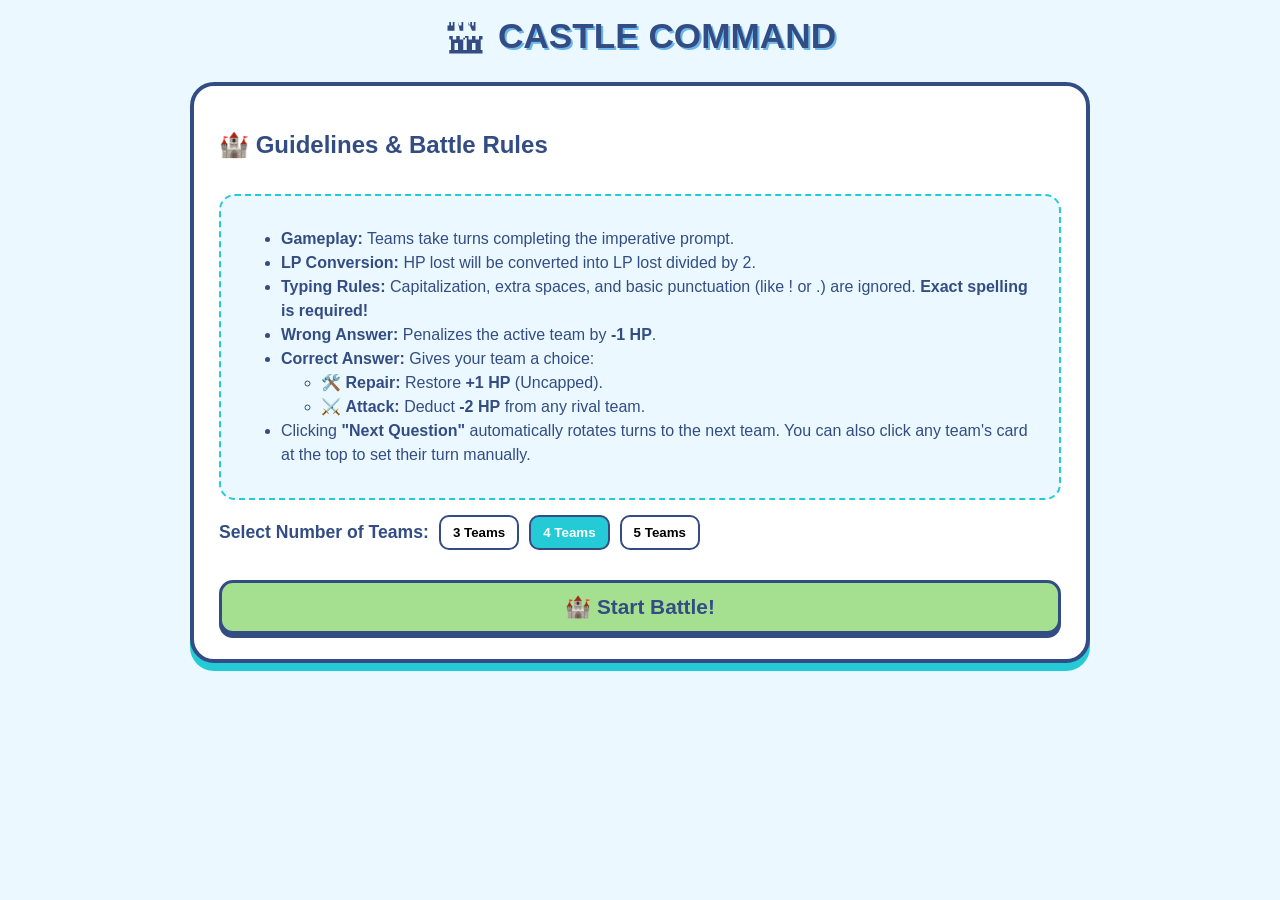
<file: game/imperative-clue-deduction.html>
<!DOCTYPE html>
<html lang="en">
<head>
  <meta charset="UTF-8">
  <meta name="viewport" content="width=device-width, initial-scale=1.0">
  <title>Castle Command: Imperative Quest</title>
  <style>
    :root {
      --clr-green: #A5E090;
      --clr-navy: #334D84;
      --clr-teal: #24CBD6;
      --clr-blue: #6AB6EC;
      --clr-bg: #EBF8FF;
      --clr-white: #FFFFFF;
      --clr-red: #FF5D5D;
    }

    * {
      box-sizing: border-box;
      font-family: 'Fredoka', 'Comic Sans MS', 'Segoe UI', sans-serif;
    }

    body {
      background-color: var(--clr-bg);
      color: var(--clr-navy);
      margin: 0;
      padding: 15px;
      display: flex;
      flex-direction: column;
      align-items: center;
      min-height: 100vh;
    }

    .header-banner {
      display: flex;
      align-items: center;
      gap: 12px;
      margin-bottom: 10px;
    }

    .header-banner svg {
      width: 42px;
      height: 42px;
      fill: var(--clr-navy);
    }

    h1 {
      margin: 0;
      color: var(--clr-navy);
      font-size: 2.2rem;
      text-shadow: 2px 2px 0px var(--clr-blue);
      text-transform: uppercase;
    }

    /* HP Scoreboard at Top */
    .hp-tracker {
      width: 100%;
      max-width: 900px;
      display: flex;
      justify-content: center;
      gap: 10px;
      margin-bottom: 15px;
      flex-wrap: wrap;
    }

    .team-card {
      background: var(--clr-white);
      border: 3px solid var(--clr-blue);
      border-radius: 16px;
      padding: 10px 15px;
      min-width: 130px;
      text-align: center;
      cursor: pointer;
      transition: all 0.2s ease;
      box-shadow: 0 4px 0px var(--clr-blue);
      position: relative;
    }

    .team-card.active {
      border-color: var(--clr-navy);
      background-color: var(--clr-green);
      transform: translateY(-4px);
      box-shadow: 0 8px 0px var(--clr-navy);
    }

    .team-card .active-badge {
      display: none;
      font-size: 0.75rem;
      font-weight: bold;
      background: var(--clr-navy);
      color: var(--clr-white);
      padding: 2px 6px;
      border-radius: 8px;
      position: absolute;
      top: -10px;
      left: 50%;
      transform: translateX(-50%);
    }

    .team-card.active .active-badge {
      display: block;
    }

    .team-name {
      font-weight: 800;
      font-size: 1rem;
      color: var(--clr-navy);
    }

    .team-hp {
      font-size: 1.5rem;
      font-weight: 900;
      color: var(--clr-navy);
      display: flex;
      align-items: center;
      justify-content: center;
      gap: 4px;
    }

    .main-card {
      background: var(--clr-white);
      border: 4px solid var(--clr-navy);
      border-radius: 24px;
      padding: 25px;
      width: 100%;
      max-width: 900px;
      box-shadow: 0 8px 0px var(--clr-teal);
      position: relative;
    }

    /* Rules Screen */
    .rules-screen {
      display: flex;
      flex-direction: column;
      gap: 15px;
    }

    .rules-list {
      background: var(--clr-bg);
      border: 2px dashed var(--clr-teal);
      border-radius: 16px;
      padding: 15px 20px;
      font-size: 1rem;
      line-height: 1.5;
    }

    .team-select-box {
      display: flex;
      align-items: center;
      gap: 10px;
      font-weight: bold;
      font-size: 1.1rem;
    }

    .select-btn {
      padding: 8px 12px;
      border: 2px solid var(--clr-navy);
      border-radius: 10px;
      background: var(--clr-white);
      font-weight: bold;
      cursor: pointer;
    }

    .select-btn.selected {
      background: var(--clr-teal);
      color: var(--clr-white);
    }

    /* Game Screen */
    .game-screen {
      display: none;
      flex-direction: column;
      align-items: center;
      gap: 15px;
    }

    .quiz-box {
      background: var(--clr-bg);
      border: 3px solid var(--clr-blue);
      border-radius: 20px;
      padding: 20px;
      width: 100%;
      text-align: center;
    }

    .quiz-clues {
      display: flex;
      align-items: center;
      justify-content: center;
      gap: 15px;
      font-size: 2.2rem;
      font-weight: 900;
      color: var(--clr-navy);
      margin: 10px 0;
    }

    .input-box {
      width: 100%;
      max-width: 500px;
      padding: 12px 18px;
      font-size: 1.3rem;
      border: 3px solid var(--clr-navy);
      border-radius: 12px;
      text-align: center;
      font-weight: bold;
      outline: none;
    }

    .input-box:focus {
      border-color: var(--clr-teal);
      box-shadow: 0 0 0 4px var(--clr-blue);
    }

    .action-panel {
      display: none;
      gap: 15px;
      margin-top: 10px;
      width: 100%;
      justify-content: center;
      flex-wrap: wrap;
    }

    .btn {
      background: var(--clr-green);
      color: var(--clr-navy);
      border: 3px solid var(--clr-navy);
      padding: 12px 24px;
      border-radius: 14px;
      font-size: 1.1rem;
      font-weight: 800;
      cursor: pointer;
      box-shadow: 0 4px 0px var(--clr-navy);
      transition: transform 0.1s;
    }

    .btn:active {
      transform: translateY(3px);
      box-shadow: 0 1px 0px var(--clr-navy);
    }

    .btn-attack {
      background: var(--clr-red);
      color: var(--clr-white);
    }

    .btn-next {
      background: var(--clr-teal);
      color: var(--clr-white);
    }

    .attack-select-box {
      display: none;
      gap: 8px;
      align-items: center;
      margin-top: 10px;
    }

    .feedback {
      font-size: 1.3rem;
      font-weight: 800;
      min-height: 30px;
      text-align: center;
    }

    .svg-icon {
      width: 24px;
      height: 24px;
      vertical-align: middle;
    }
  </style>
</head>
<body>

  <div class="header-banner">
    <!-- Castle SVG -->
    <svg viewBox="0 0 24 24"><path d="M2 22h20v-2h-1v-6h1v-2h-2v2h-2v-2h-2v2h-2v-2h-2v2H9v-2H7v2H5v-2H3v2h1v6H3v2zm4-6h2v4H6v-4zm10 0h2v4h-2v-4zm-5-3h2v7h-2v-7zM2 9h4V4H5v2H4V4H3v2H2V4zm7 0h2V4h-1v2h-1V4H9v2H8V4zm7 0h2V4h-1v2h-1V4h-1v2h-1V4z"/></svg>
    <h1>Castle Command</h1>
  </div>

  <!-- Top HP Tracker -->
  <div class="hp-tracker" id="hpTracker"></div>

  <div class="main-card">
    <!-- Rules Screen -->
    <div class="rules-screen" id="rulesScreen">
      <h2>🏰 Guidelines & Battle Rules</h2>
      <div class="rules-list">
        <ul>
          <li><strong>Gameplay:</strong> Teams take turns completing the imperative prompt.</li>
          <li><strong>LP Conversion:</strong> HP lost will be converted into LP lost divided by 2.</li>
          <li><strong>Typing Rules:</strong> Capitalization, extra spaces, and basic punctuation (like <code>!</code> or <code>.</code>) are ignored. <strong>Exact spelling is required!</strong></li>
          <li><strong>Wrong Answer:</strong> Penalizes the active team by <strong>-1 HP</strong>.</li>
          <li><strong>Correct Answer:</strong> Gives your team a choice:
            <ul>
              <li>🛠️ <strong>Repair:</strong> Restore <strong>+1 HP</strong> (Uncapped).</li>
              <li>⚔️ <strong>Attack:</strong> Deduct <strong>-2 HP</strong> from any rival team.</li>
            </ul>
          </li>
          <li>Clicking <strong>"Next Question"</strong> automatically rotates turns to the next team. You can also click any team's card at the top to set their turn manually.</li>
        </ul>
      </div>

      <div class="team-select-box">
        <span>Select Number of Teams:</span>
        <button class="select-btn" onclick="setTeamCount(3)">3 Teams</button>
        <button class="select-btn selected" onclick="setTeamCount(4)">4 Teams</button>
        <button class="select-btn" onclick="setTeamCount(5)">5 Teams</button>
      </div>

      <button class="btn" style="margin-top: 15px; font-size: 1.3rem;" onclick="startGame()">🏰 Start Battle!</button>
    </div>

    <!-- Game Screen -->
    <div class="game-screen" id="gameScreen">
      <div class="quiz-box">
        <span style="font-weight:bold; color:var(--clr-navy);" id="quizNumber">Question 1/20</span>
        <div class="quiz-clues" id="quizClues"></div>
        <p style="margin: 5px 0 15px 0; font-size:0.95rem; opacity:0.8;">Type the complete imperative sentence below:</p>
        <input type="text" id="answerInput" class="input-box" placeholder="Type answer here..." autocomplete="off">
      </div>

      <div class="feedback" id="feedbackText"></div>

      <!-- Action Panel for Correct Answers -->
      <div class="action-panel" id="actionPanel">
        <button class="btn" onclick="applyRepair()">🛠️ Repair (+1 HP)</button>
        <button class="btn btn-attack" onclick="showAttackOptions()">⚔️ Attack (-2 HP)</button>
      </div>

      <!-- Target Selection for Attack -->
      <div class="attack-select-box" id="attackSelectBox">
        <span>Select target:</span>
        <div id="attackTargetsGroup" style="display:flex; gap:6px;"></div>
      </div>

      <div style="width:100%; display:flex; justify-content:space-between; margin-top:15px;">
        <button class="btn" style="background:var(--clr-bg);" onclick="submitAnswer()">Check Answer</button>
        <button class="btn btn-next" onclick="nextTurn()">Next Question ➡️</button>
      </div>
    </div>
  </div>

  <script>
    // 20 Auto-generated Imperative Quizzes
    const quizData = [
      { verb: "OPEN", emoji: "🚪", negative: false, target: "Open the door" },
      { verb: "CLOSE", emoji: "📖", negative: false, target: "Close the book" },
      { verb: "EAT", emoji: "🍕", negative: true, target: "Don't eat the pizza" },
      { verb: "DRINK", emoji: "🥛", negative: false, target: "Drink the milk" },
      { verb: "TOUCH", emoji: "🔥", negative: true, target: "Don't touch the fire" },
      { verb: "LISTEN TO", emoji: "🎧", negative: false, target: "Listen to the music" },
      { verb: "RUN IN", emoji: "🏫", negative: true, target: "Don't run in the hallway" },
      { verb: "TURN ON", emoji: "💡", negative: false, target: "Turn on the light" },
      { verb: "SHOUT IN", emoji: "📚", negative: true, target: "Don't shout in the library" },
      { verb: "WASH", emoji: "🧼", negative: false, target: "Wash your hands" },
      { verb: "FEED", emoji: "🐕", negative: false, target: "Feed the dog" },
      { verb: "LITTER ON", emoji: "🚯", negative: true, target: "Don't litter on the floor" },
      { verb: "CLEAN", emoji: "🧹", negative: false, target: "Clean your room" },
      { verb: "PARK", emoji: "🚗", negative: true, target: "Don't park the car" },
      { verb: "WRITE ON", emoji: "🧱", negative: true, target: "Don't write on the wall" },
      { verb: "SIT ON", emoji: "🪑", negative: false, target: "Sit on the chair" },
      { verb: "TALK DURING", emoji: "🤫", negative: true, target: "Don't talk during the test" },
      { verb: "RAISE", emoji: "✋", negative: false, target: "Raise your hand" },
      { verb: "FORGET", emoji: "🎒", negative: true, target: "Don't forget your bag" },
      { verb: "TAKE", emoji: "📸", negative: false, target: "Take a photo" }
    ];

    let teamCount = 4;
    let teams = [];
    let currentTeamIdx = 0;
    let currentQuizIdx = 0;
    let actionTaken = false;

    function setTeamCount(count) {
      teamCount = count;
      document.querySelectorAll('.select-btn').forEach((btn, idx) => {
        btn.classList.toggle('selected', idx + 3 === count);
      });
    }

    function startGame() {
      teams = [];
      for (let i = 1; i <= teamCount; i++) {
        teams.push({ id: i - 1, name: `Team ${i}`, hp: 20 });
      }

      document.getElementById('rulesScreen').style.display = 'none';
      document.getElementById('gameScreen').style.display = 'flex';
      
      renderTracker();
      loadQuiz();
    }

    function renderTracker() {
      const tracker = document.getElementById('hpTracker');
      tracker.innerHTML = '';

      teams.forEach((team, idx) => {
        const card = document.createElement('div');
        card.className = `team-card ${idx === currentTeamIdx ? 'active' : ''}`;
        card.onclick = () => selectTurn(idx);

        card.innerHTML = `
          <div class="active-badge">ACTIVE</div>
          <div class="team-name">${team.name}</div>
          <div class="team-hp">❤️ ${team.hp}</div>
        `;
        tracker.appendChild(card);
      });
    }

    function selectTurn(idx) {
      currentTeamIdx = idx;
      actionTaken = false;
      document.getElementById('actionPanel').style.display = 'none';
      document.getElementById('attackSelectBox').style.display = 'none';
      document.getElementById('feedbackText').innerText = '';
      renderTracker();
    }

    function loadQuiz() {
      const quiz = quizData[currentQuizIdx];
      document.getElementById('quizNumber').innerText = `Question ${currentQuizIdx + 1}/${quizData.length}`;
      
      const cluesBox = document.getElementById('quizClues');
      cluesBox.innerHTML = `
        <span>${quiz.verb}</span>
        <span style="font-size:3rem;">${quiz.emoji}</span>
        ${quiz.negative ? '<span style="font-size:2.5rem;">🚫</span>' : ''}
      `;

      const input = document.getElementById('answerInput');
      input.value = '';
      input.disabled = false;
      document.getElementById('feedbackText').innerText = '';
      document.getElementById('actionPanel').style.display = 'none';
      document.getElementById('attackSelectBox').style.display = 'none';
      actionTaken = false;
    }

    function cleanString(str) {
      return str.toLowerCase().replace(/[^a-z0-9]/g, '');
    }

    function submitAnswer() {
      if (actionTaken) return;

      const inputVal = document.getElementById('answerInput').value;
      const targetVal = quizData[currentQuizIdx].target;

      if (cleanString(inputVal) === cleanString(targetVal)) {
        document.getElementById('feedbackText').innerHTML = `🎯 <span style="color:var(--clr-green);">CORRECT! Choose an action:</span>`;
        document.getElementById('actionPanel').style.display = 'flex';
        document.getElementById('answerInput').disabled = true;
      } else {
        teams[currentTeamIdx].hp = Math.max(0, teams[currentTeamIdx].hp - 1);
        document.getElementById('feedbackText').innerHTML = `❌ <span style="color:var(--clr-red);">INCORRECT (-1 HP)! Correct: "${targetVal}"</span>`;
        renderTracker();
      }
    }

    function applyRepair() {
      if (actionTaken) return;
      teams[currentTeamIdx].hp += 1;
      actionTaken = true;
      document.getElementById('feedbackText').innerHTML = `🛠️ <span style="color:var(--clr-green);">${teams[currentTeamIdx].name} repaired +1 HP!</span>`;
      document.getElementById('actionPanel').style.display = 'none';
      renderTracker();
    }

    function showAttackOptions() {
      const box = document.getElementById('attackSelectBox');
      const group = document.getElementById('attackTargetsGroup');
      group.innerHTML = '';

      teams.forEach((t, idx) => {
        if (idx !== currentTeamIdx) {
          const btn = document.createElement('button');
          btn.className = 'select-btn';
          btn.style.background = 'var(--clr-red)';
          btn.style.color = '#fff';
          btn.innerText = t.name;
          btn.onclick = () => executeAttack(idx);
          group.appendChild(btn);
        }
      });

      box.style.display = 'flex';
    }

    function executeAttack(targetIdx) {
      if (actionTaken) return;
      teams[targetIdx].hp = Math.max(0, teams[targetIdx].hp - 2);
      actionTaken = true;
      document.getElementById('feedbackText').innerHTML = `⚔️ <span style="color:var(--clr-red);">${teams[currentTeamIdx].name} attacked ${teams[targetIdx].name} (-2 HP)!</span>`;
      document.getElementById('actionPanel').style.display = 'none';
      document.getElementById('attackSelectBox').style.display = 'none';
      renderTracker();
    }

    function nextTurn() {
      currentQuizIdx = (currentQuizIdx + 1) % quizData.length;
      currentTeamIdx = (currentTeamIdx + 1) % teams.length;
      renderTracker();
      loadQuiz();
    }

    // Allow Enter key to submit
    document.getElementById('answerInput').addEventListener('keypress', function (e) {
      if (e.key === 'Enter') {
        submitAnswer();
      }
    });
  </script>
</body>
</html>
</file>
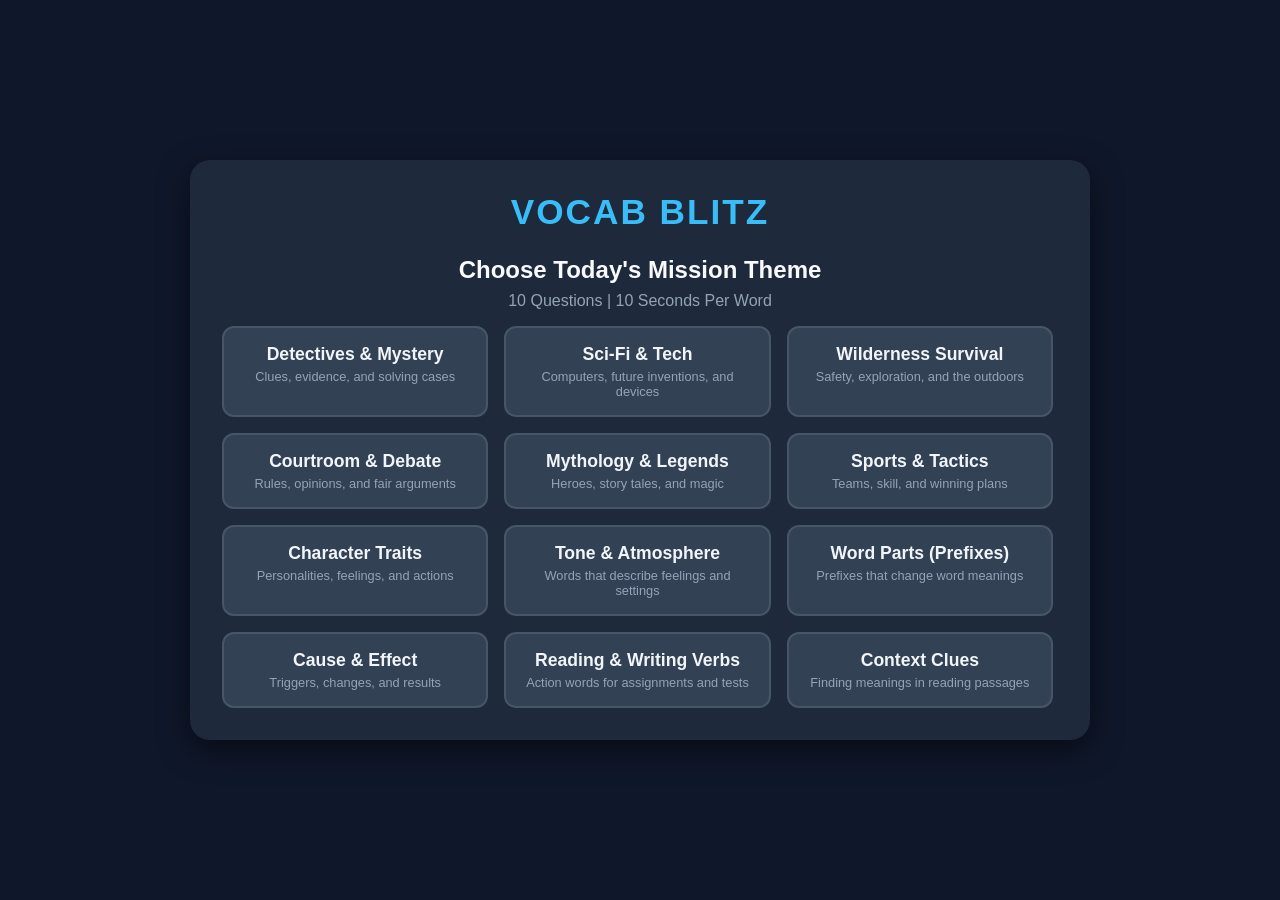
<file: game/vocab-blitz.html>
<!DOCTYPE html>
<html lang="en">
<head>
    <meta charset="UTF-8">
    <meta name="viewport" content="width=device-width, initial-scale=1.0">
    <title>Vocab Blitz Arena</title>
    <style>
        :root {
            --red: #e21b3c;
            --blue: #1368ce;
            --yellow: #ffa602;
            --green: #26890c;
            --bg-dark: #0f172a;
            --card-bg: #1e293b;
            --text: #f8fafc;
        }

        * {
            box-sizing: border-box;
            font-family: 'Segoe UI', Tahoma, Geneva, Verdana, sans-serif;
            margin: 0;
            padding: 0;
        }

        body {
            background-color: var(--bg-dark);
            color: var(--text);
            min-height: 100vh;
            display: flex;
            justify-content: center;
            align-items: center;
            padding: 1rem;
        }

        .game-container {
            width: 100%;
            max-width: 900px;
            background: var(--card-bg);
            border-radius: 20px;
            padding: 2rem;
            box-shadow: 0 10px 30px rgba(0,0,0,0.5);
            min-height: 550px;
            display: flex;
            flex-direction: column;
            justify-content: space-between;
        }

        header {
            text-align: center;
            margin-bottom: 1rem;
        }

        h1 {
            font-size: 2.2rem;
            color: #38bdf8;
            margin-bottom: 0.5rem;
            text-transform: uppercase;
            letter-spacing: 2px;
        }

        /* Screen States */
        .screen {
            display: none;
            flex-direction: column;
            height: 100%;
        }

        .screen.active {
            display: flex;
        }

        /* Theme Selector Grid */
        .theme-grid {
            display: grid;
            grid-template-columns: repeat(auto-fit, minmax(200px, 1fr));
            gap: 1rem;
            margin-top: 1rem;
            max-height: 400px;
            overflow-y: auto;
            padding-right: 5px;
        }

        .theme-card {
            background: #334155;
            border: 2px solid #475569;
            border-radius: 12px;
            padding: 1rem;
            cursor: pointer;
            transition: all 0.2s ease;
            text-align: center;
        }

        .theme-card:hover {
            transform: translateY(-3px);
            border-color: #38bdf8;
            background: #475569;
        }

        .theme-card h3 {
            font-size: 1.1rem;
            color: #f1f5f9;
        }

        .theme-card p {
            font-size: 0.8rem;
            color: #94a3b8;
            margin-top: 4px;
        }

        /* Game Screen */
        .game-header {
            display: flex;
            justify-content: space-between;
            align-items: center;
            margin-bottom: 1.5rem;
            background: #0f172a;
            padding: 0.75rem 1.5rem;
            border-radius: 10px;
        }

        .hud-item {
            font-size: 1.2rem;
            font-weight: bold;
        }

        .timer-bar-container {
            width: 100%;
            height: 10px;
            background: #334155;
            border-radius: 5px;
            margin-bottom: 1.5rem;
            overflow: hidden;
        }

        .timer-bar {
            height: 100%;
            width: 100%;
            background: #38bdf8;
            transition: width 0.1s linear;
        }

        .question-box {
            background: #0f172a;
            border-radius: 12px;
            padding: 2rem;
            text-align: center;
            margin-bottom: 1.5rem;
            min-height: 120px;
            display: flex;
            flex-direction: column;
            justify-content: center;
            align-items: center;
        }

        .target-word {
            font-size: 2.2rem;
            color: #facc15;
            margin-bottom: 0.5rem;
            text-transform: uppercase;
        }

        .options-grid {
            display: grid;
            grid-template-columns: 1fr 1fr;
            gap: 1rem;
        }

        .option-btn {
            border: none;
            border-radius: 12px;
            padding: 1.2rem;
            font-size: 1.05rem;
            font-weight: bold;
            color: white;
            cursor: pointer;
            display: flex;
            align-items: center;
            gap: 1rem;
            text-align: left;
            transition: transform 0.1s ease, filter 0.2s ease;
        }

        .option-btn:hover {
            filter: brightness(1.15);
            transform: scale(1.01);
        }

        .option-btn:active {
            transform: scale(0.98);
        }

        .shape-icon {
            font-size: 1.5rem;
            display: inline-block;
            width: 30px;
            text-align: center;
        }

        .btn-red { background-color: var(--red); }
        .btn-blue { background-color: var(--blue); }
        .btn-yellow { background-color: var(--yellow); }
        .btn-green { background-color: var(--green); }

        /* End Screen */
        .results-box {
            text-align: center;
            padding: 2rem;
        }

        .final-score {
            font-size: 4rem;
            color: #facc15;
            margin: 1rem 0;
            font-weight: 800;
        }

        .stats-list {
            list-style: none;
            margin: 1.5rem 0;
            font-size: 1.2rem;
            line-height: 2rem;
        }

        .restart-btn {
            background: #38bdf8;
            color: #0f172a;
            border: none;
            padding: 1rem 2rem;
            font-size: 1.2rem;
            font-weight: bold;
            border-radius: 10px;
            cursor: pointer;
            transition: background 0.2s;
        }

        .restart-btn:hover {
            background: #7dd3fc;
        }

        @media (max-width: 600px) {
            .options-grid {
                grid-template-columns: 1fr;
            }
            .target-word {
                font-size: 1.7rem;
            }
        }
    </style>
</head>
<body>

<div class="game-container">
    <header>
        <h1>Vocab Blitz</h1>
    </header>

    <!-- 1. THEME SELECTION SCREEN -->
    <div id="selection-screen" class="screen active">
        <h2 style="text-align: center; margin-bottom: 0.5rem;">Choose Today's Mission Theme</h2>
        <p style="text-align: center; color: #94a3b8;">10 Questions | 10 Seconds Per Word</p>
        <div class="theme-grid" id="theme-grid"></div>
    </div>

    <!-- 2. GAMEPLAY SCREEN -->
    <div id="game-screen" class="screen">
        <div class="game-header">
            <div class="hud-item" id="theme-title">Theme</div>
            <div class="hud-item" id="question-tracker">1 / 10</div>
            <div class="hud-item" id="score-tracker">Score: 0</div>
        </div>

        <div class="timer-bar-container">
            <div class="timer-bar" id="timer-bar"></div>
        </div>

        <div class="question-box">
            <div class="target-word" id="target-word">WORD</div>
            <p style="color: #94a3b8;">Select the correct definition:</p>
        </div>

        <div class="options-grid">
            <button class="option-btn btn-red" onclick="submitAnswer(0)">
                <span class="shape-icon">▲</span>
                <span class="opt-text" id="opt0">Option 1</span>
            </button>
            <button class="option-btn btn-blue" onclick="submitAnswer(1)">
                <span class="shape-icon">◆</span>
                <span class="opt-text" id="opt1">Option 2</span>
            </button>
            <button class="option-btn btn-yellow" onclick="submitAnswer(2)">
                <span class="shape-icon">●</span>
                <span class="opt-text" id="opt2">Option 3</span>
            </button>
            <button class="option-btn btn-green" onclick="submitAnswer(3)">
                <span class="shape-icon">■</span>
                <span class="opt-text" id="opt3">Option 4</span>
            </button>
        </div>
    </div>

    <!-- 3. FINAL RESULTS SCREEN -->
    <div id="results-screen" class="screen">
        <div class="results-box">
            <h2>Mission Complete!</h2>
            <div class="final-score" id="final-score">0</div>
            <p id="performance-rank" style="font-size: 1.4rem; color: #38bdf8;"></p>
            
            <ul class="stats-list">
                <li>Correct Answers: <strong id="correct-count">0</strong> / 10</li>
                <li>Accuracy: <strong id="accuracy-percent">0%</strong></li>
            </ul>

            <button class="restart-btn" onclick="showSelectionScreen()">Play Another Theme</button>
        </div>
    </div>
</div>

<script>
// Simplified Middle-School Vocabulary Dataset
const vocabularyData = {
    1: {
        name: "Detectives & Mystery",
        desc: "Clues, evidence, and solving cases",
        words: [
            { word: "Clue", correct: "Something that helps solve a mystery or puzzle", distractors: ["A rule in a game", "A heavy lock", "A loud noise"] },
            { word: "Detail", correct: "A small part or item of information", distractors: ["A large building", "A entire story", "A sudden mistake"] },
            { word: "Evidence", correct: "Facts or signs that help show something is true", distractors: ["A secret wish", "A guess about the future", "A scary story"] },
            { word: "Hint", correct: "A helpful suggestion or clue", distractors: ["A trick to confuse someone", "A direct order", "A loud scream"] },
            { word: "Notice", correct: "To see or pay attention to something", distractors: ["To ignore completely", "To hide away", "To forget quickly"] },
            { word: "Reason", correct: "An explanation for why something happened", distractors: ["A physical tool", "A random event", "A secret passage"] },
            { word: "Secret", correct: "Something kept hidden from others", distractors: ["A public announcement", "A newspaper article", "A bright sign"] },
            { word: "Solve", correct: "To find the answer to a problem or riddle", distractors: ["To make something harder", "To give up trying", "To hide an object"] },
            { word: "Trace", correct: "A mark or sign left behind by a person or thing", distractors: ["A whole new path", "A loud sound", "A complete surprise"] },
            { word: "Witness", correct: "A person who sees an event happen", distractors: ["A judge in court", "A suspect on trial", "A police officer on duty"] }
        ]
    },
    2: {
        name: "Sci-Fi & Tech",
        desc: "Computers, future inventions, and devices",
        words: [
            { word: "Code", correct: "A system of words or symbols used for computer instructions", distractors: ["A physical machine", "A paper manual", "A type of battery"] },
            { word: "Create", correct: "To make or bring something new into existence", distractors: ["To break into pieces", "To copy an old idea", "To throw away"] },
            { word: "Data", correct: "Facts, numbers, or information collected together", distractors: ["A computer screen", "A metal wire", "A wild guess"] },
            { word: "Device", correct: "A piece of equipment or tool made for a special purpose", distractors: ["A piece of paper", "A simple stone", "A software rule"] },
            { word: "Future", correct: "The time that is still to come", distractors: ["Yesterday", "The current moment", "An old memory"] },
            { word: "Future-Tech", correct: "Advanced tools or machines used in futuristic settings", distractors: ["Ancient tools", "Hand-drawn maps", "Wooden wheels"] },
            { word: "Invent", correct: "To design or create something that did not exist before", distractors: ["To break a machine", "To buy from a store", "To forget how something works"] },
            { word: "Network", correct: "A group of connected computers or people", distractors: ["A single wire", "An isolated island", "A locked door"] },
            { word: "Program", correct: "A set of instructions given to a computer", distractors: ["A hardware chip", "A power cable", "A computer monitor"] },
            { word: "Signal", correct: "An action, sound, or light used to send a message", distractors: ["A silent block", "A hidden secret", "A broken wire"] }
        ]
    },
    3: {
        name: "Wilderness Survival",
        desc: "Safety, exploration, and the outdoors",
        words: [
            { word: "Danger", correct: "Something that can cause harm or injury", distractors: ["A safe place", "A comfortable bed", "A fun game"] },
            { word: "Explore", correct: "To travel through a new area to learn about it", distractors: ["To stay home", "To sleep all day", "To close your eyes"] },
            { word: "Guard", correct: "To protect or watch over something carefully", distractors: ["To ignore danger", "To run away", "To leave open"] },
            { word: "Hazard", correct: "A source of danger or risk", distractors: ["A safe pathway", "A protective helmet", "A warm blanket"] },
            { word: "Path", correct: "A track made for walking or travelling", distractors: ["A steep cliff", "A deep lake", "A thick wall"] },
            { word: "Protect", correct: "To keep someone or something safe from harm", distractors: ["To leave in danger", "To break on purpose", "To attack"] },
            { word: "Route", correct: "The way or direction taken to get to a destination", distractors: ["A complete dead end", "A heavy backpack", "A rest stop"] },
            { word: "Shelter", correct: "A structure that gives protection from bad weather or danger", distractors: ["An open field", "A rainstorm", "A cold wind"] },
            { word: "Supply", correct: "An amount of something kept to be used when needed", distractors: ["Trash to throw out", "A broken tool", "A wild animal"] },
            { word: "Survive", correct: "To stay alive through a difficult or dangerous situation", distractors: ["To give up early", "To get lost forever", "To stop trying"] }
        ]
    },
    4: {
        name: "Courtroom & Debate",
        desc: "Rules, opinions, and fair arguments",
        words: [
            { word: "Agree", correct: "To have the same opinion as someone else", distractors: ["To start a fight", "To argue against", "To stay silent"] },
            { word: "Argue", correct: "To give reasons for or against an opinion", distractors: ["To agree quietly", "To listen without speaking", "To sign a paper"] },
            { word: "Claim", correct: "A statement that something is true", distractors: ["A proven scientific law", "A question asked", "A silent thought"] },
            { word: "Decide", correct: "To make a final choice about something", distractors: ["To wait forever", "To ask someone else", "To change your mind constantly"] },
            { word: "Defend", correct: "To speak or act in support of something or someone", distractors: ["To accuse of cheating", "To blame others", "To walk away"] },
            { word: "Fair", correct: "Treating everyone equally and following the rules", distractors: ["Picking favorites", "Changing rules mid-game", "Cheating to win"] },
            { word: "Honest", correct: "Telling the truth and not hiding facts", distractors: ["Lying to stay out of trouble", "Cheating on a test", "Making up stories"] },
            { word: "Judge", correct: "A person who makes decisions in a court or contest", distractors: ["A player in a game", "A witness watching", "A police officer"] },
            { word: "Proof", correct: "Facts or information that show something is true", distractors: ["A wild rumor", "A lucky guess", "A made-up story"] },
            { word: "Rule", correct: "An official instruction about what is allowed", distractors: ["A suggestion you can ignore", "A guess", "A random choice"] }
        ]
    },
    5: {
        name: "Mythology & Legends",
        desc: "Heroes, story tales, and magic",
        words: [
            { word: "Hero", correct: "A person admired for bravery or great deeds", distractors: ["A villainous character", "A side character", "A cowardly person"] },
            { word: "Legend", correct: "An old story passed down that may or may not be fully true", distractors: ["A brand new news report", "A math textbook", "A science fact"] },
            { word: "Magic", correct: "A power that seems to make impossible things happen", distractors: ["Everyday science", "A mechanical engine", "A simple trick"] },
            { word: "Monster", correct: "A large, scary, or dangerous imaginary creature", distractors: ["A small pet", "A friendly neighbor", "A brave knight"] },
            { word: "Myth", correct: "A traditional story usually explaining nature or human behavior", distractors: ["A factual biography", "A dictionary definition", "A news article"] },
            { word: "Power", correct: "The ability or strength to do something", distractors: ["Weakness", "Fear", "Slowness"] },
            { word: "Shield", correct: "A broad piece of metal or wood used for protection in battle", distractors: ["A sharp sword", "A flying arrow", "A heavy helmet"] },
            { word: "Tale", correct: "A story, especially one that might be made up", distractors: ["A scientific formula", "A phone book", "A shopping list"] },
            { word: "Valor", correct: "Great bravery and courage", distractors: ["Fearfulness", "Laziness", "Greed"] },
            { word: "Victory", correct: "Winning a game, battle, or competition", distractors: ["Losing a match", "A tie game", "A forfeit"] }
        ]
    },
    6: {
        name: "Sports & Tactics",
        desc: "Teams, skill, and winning plans",
        words: [
            { word: "Aim", correct: "To point or direct an effort toward a target", distractors: ["To throw randomly", "To look away", "To drop the ball"] },
            { word: "Coach", correct: "A person who trains a sports team or athlete", distractors: ["A fan in the stands", "A referee", "A team mascot"] },
            { word: "Defend", correct: "To stop the opposing team from scoring", distractors: ["To score a point", "To pass to a teammate", "To celebrate"] },
            { word: "Goal", correct: "The point or purpose of an action in a game", distractors: ["A penalty call", "A timeout break", "A mistake"] },
            { word: "Leader", correct: "A person who guides or directs a team", distractors: ["A quiet spectator", "A bench player", "An opponent"] },
            { word: "Match", correct: "A game or contest between two teams or players", distractors: ["A practice drill", "A single play", "A sports gear item"] },
            { word: "Score", correct: "The total points earned in a game", distractors: ["The game clock time", "The player jersey number", "The field size"] },
            { word: "Skill", correct: "The ability to do something well", distractors: ["Pure luck", "A mistake made", "A rule broken"] },
            { word: "Strategy", correct: "A plan of action used to achieve a goal", distractors: ["A random movement", "A lucky guess", "A sudden stop"] },
            { word: "Teamwork", correct: "Working together with a group to get something done", distractors: ["Playing all by yourself", "Arguing with teammates", "Quitting early"] }
        ]
    },
    7: {
        name: "Character Traits",
        desc: "Personalities, feelings, and actions",
        words: [
            { word: "Brave", correct: "Ready to face danger or pain without showing fear", distractors: ["Scared and hiding", "Mean to others", "Lazy"] },
            { word: "Calm", correct: "Peaceful, quiet, and not excited or upset", distractors: ["Loud and angry", "Nervous and jumping", "Wild"] },
            { word: "Clever", correct: "Quick to learn, understand, or invent ideas", distractors: ["Slow to learn", "Foolish", "Clumsy"] },
            { word: "Cruel", correct: "Willingly causing pain or suffering to others", distractors: ["Kind and gentle", "Helpful", "Friendly"] },
            { word: "Friendly", correct: "Kind and pleasant toward other people", distractors: ["Mean and rude", "Shy and silent", "Angry"] },
            { word: "Helpful", correct: "Giving assistance or making things easier", distractors: ["Causing trouble", "Ignoring others", "Breaking things"] },
            { word: "Honest", correct: "Always telling the truth and refusing to cheat", distractors: ["Lying often", "Hiding facts", "Stealing"] },
            { word: "Kind", correct: "Showing care and concern for other people", distractors: ["Mean-spirited", "Selfish", "Rude"] },
            { word: "Loyal", correct: "Standing by a friend, team, or leader through hard times", distractors: ["Switching sides easily", "Lying to friends", "Quitting early"] },
            { word: "Polite", correct: "Having good manners and showing respect", distractors: ["Interrupting people", "Screaming loudly", "Ignoring rules"] }
        ]
    },
    8: {
        name: "Tone & Atmosphere",
        desc: "Words that describe feelings and settings",
        words: [
            { word: "Bright", correct: "Full of light or strong color", distractors: ["Dark and dim", "Sad and gloomy", "Silent"] },
            { word: "Dark", correct: "Having little or no light", distractors: ["Brightly lit", "Sunny", "Colorful"] },
            { word: "Gloomy", correct: "Feeling dark, dim, and sad", distractors: ["Excited and happy", "Bright and sunny", "Loud"] },
            { word: "Loud", correct: "Producing a lot of noise", distractors: ["Completely quiet", "Whispering", "Silent"] },
            { word: "Peaceful", correct: "Quiet, calm, and free from trouble", distractors: ["Wild and chaotic", "Scary", "Noisy"] },
            { word: "Quiet", correct: "Making very little or no sound", distractors: ["Screaming", "Booming", "Loud"] },
            { word: "Scary", correct: "Causing fear or alarm", distractors: ["Fun and silly", "Comforting", "Boring"] },
            { word: "Silent", correct: "Completely without noise or sound", distractors: ["Very loud", "Music playing", "Talking"] },
            { word: "Wild", correct: "Uncontrolled, exciting, or untamed", distractors: ["Quiet and still", "Calm and tame", "Boring"] },
            { word: "Warm", correct: "Giving off a comfortable amount of heat or friendliness", distractors: ["Freezing cold", "Unfriendly", "Dark"] }
        ]
    },
    9: {
        name: "Word Parts (Prefixes)",
        desc: "Prefixes that change word meanings",
        words: [
            { word: "Auto-", correct: "Prefix meaning 'self' (e.g., autograph)", distractors: ["Meaning 'two'", "Meaning 'small'", "Meaning 'not'"] },
            { word: "Bi-", correct: "Prefix meaning 'two' (e.g., bicycle)", distractors: ["Meaning 'three'", "Meaning 'self'", "Meaning 'many'"] },
            { word: "Micro-", correct: "Prefix meaning 'small' (e.g., microscope)", distractors: ["Meaning 'large'", "Meaning 'under'", "Meaning 'again'"] },
            { word: "Multi-", correct: "Prefix meaning 'many' (e.g., multicolor)", distractors: ["Meaning 'one'", "Meaning 'not'", "Meaning 'before'"] },
            { word: "Non-", correct: "Prefix meaning 'not' (e.g., nonstop)", distractors: ["Meaning 'many'", "Meaning 'again'", "Meaning 'under'"] },
            { word: "Pre-", correct: "Prefix meaning 'before' (e.g., preview)", distractors: ["Meaning 'after'", "Meaning 'again'", "Meaning 'two'"] },
            { word: "Re-", correct: "Prefix meaning 'again' (e.g., replay)", distractors: ["Meaning 'not'", "Meaning 'before'", "Meaning 'small'"] },
            { word: "Sub-", correct: "Prefix meaning 'under' or 'below' (e.g., submarine)", distractors: ["Meaning 'above'", "Meaning 'self'", "Meaning 'many'"] },
            { word: "Tri-", correct: "Prefix meaning 'three' (e.g., triangle)", distractors: ["Meaning 'two'", "Meaning 'four'", "Meaning 'one'"] },
            { word: "Un-", correct: "Prefix meaning 'not' or 'opposite of' (e.g., unhappy)", distractors: ["Meaning 'very'", "Meaning 'again'", "Meaning 'before'"] }
        ]
    },
    10: {
        name: "Cause & Effect",
        desc: "Triggers, changes, and results",
        words: [
            { word: "Action", correct: "Something that a person does", distractors: ["A quiet thought", "A sleep state", "A written rule"] },
            { word: "Cause", correct: "The reason why something happens", distractors: ["The final outcome", "A random guess", "A mistake"] },
            { word: "Change", correct: "To make or become different", distractors: ["To stay the same forever", "To copy exactly", "To stop moving"] },
            { word: "Choice", correct: "An act of selecting between two or more options", distractors: ["A forced rule", "A complete surprise", "An accident"] },
            { word: "Effect", correct: "A change that is a result of an action or cause", distractors: ["The initial reason", "A start point", "A rule"] },
            { word: "Finish", correct: "To reach the end of an activity or task", distractors: ["To begin something new", "To pause mid-way", "To give up"] },
            { word: "Follow", correct: "To happen after something else in time or order", distractors: ["To go first", "To lead the way", "To stop completely"] },
            { word: "Lead to", correct: "To cause a specific result to happen", distractors: ["To stop from happening", "To prevent", "To forget"] },
            { word: "Result", correct: "The outcome or consequence of an action", distractors: ["The very beginning", "The main plan", "A question"] },
            { word: "Start", correct: "To begin an activity or movement", distractors: ["To finish up", "To pause", "To quit"] }
        ]
    },
    11: {
        name: "Reading & Writing Verbs",
        desc: "Action words for assignments and tests",
        words: [
            { word: "Compare", correct: "To look at two things to see how they are alike", distractors: ["To focus only on differences", "To write a story", "To guess an answer"] },
            { word: "Contrast", correct: "To look at two things to see how they are different", distractors: ["To see how they are the same", "To count items", "To draw a picture"] },
            { word: "Describe", correct: "To tell or write about what something looks, feels, or sounds like", distractors: ["To hide details", "To guess randomly", "To ignore details"] },
            { word: "Explain", correct: "To make something clear or easy to understand by giving details", distractors: ["To confuse on purpose", "To keep secret", "To whisper"] },
            { word: "Identify", correct: "To point out or name what something is", distractors: ["To forget a name", "To hide an object", "To guess wildly"] },
            { word: "List", correct: "To write down items one after another", distractors: ["To write a full story", "To erase notes", "To draw a map"] },
            { word: "Outline", correct: "To give a brief summary of the main points of an idea", distractors: ["To write a full novel", "To delete ideas", "To guess work"] },
            { word: "Predict", correct: "To guess what will happen next based on clues", distractors: ["To report on the past", "To describe today", "To forget clues"] },
            { word: "State", correct: "To say or express something clearly and directly", distractors: ["To whisper unclearly", "To hide your thoughts", "To ask a question"] },
            { word: "Summarize", correct: "To briefly tell the main points of a story or text", distractors: ["To add extra long details", "To copy word for word", "To erase the end"] }
        ]
    },
    12: {
        name: "Context Clues",
        desc: "Finding meanings in reading passages",
        words: [
            { word: "Clue", correct: "A fact or detail that helps solve a puzzle or find a meaning", distractors: ["A rule in a book", "A typo", "A blank page"] },
            { word: "Guess", correct: "To form an opinion or answer without knowing for sure", distractors: ["To look up in a dictionary", "To know 100% facts", "To state a proven law"] },
            { word: "Meaning", correct: "What a word, sign, or action represents", distractors: ["The spelling of a word", "The length of a word", "The page number"] },
            { word: "Sentence", correct: "A group of words that expresses a complete thought", distractors: ["A single letter", "A page cover", "A single number"] },
            { word: "Text", correct: "The written or printed words in a book, passage, or article", distractors: ["A picture drawing", "A video clip", "A spoken song"] },
            { word: "Title", correct: "The name given to a book, story, or article", distractors: ["The last page", "An author name", "A price tag"] },
            { word: "Topic", correct: "The main subject or idea that a text is about", distractors: ["A tiny detail", "A page margin", "A spelling error"] },
            { word: "Unfamiliar", correct: "Not known or recognized; new to you", distractors: ["Very famous", "Well known", "Easy to remember"] },
            { word: "Word", correct: "A single unit of language used to build sentences", distractors: ["A full chapter", "A whole book", "A paragraph"] },
            { word: "Unknown", correct: "Something that is not known or identified yet", distractors: ["A clear fact", "A famous person", "A solved riddle"] }
        ]
    }
};

// State Variables
let currentTheme = null;
let currentQuestionIndex = 0;
let score = 0;
let correctAnswersCount = 0;
let timer = null;
let timeLeft = 10;
let canAnswer = true;

// DOM Elements
const selectionScreen = document.getElementById('selection-screen');
const gameScreen = document.getElementById('game-screen');
const resultsScreen = document.getElementById('results-screen');
const themeGrid = document.getElementById('theme-grid');

// Render Theme Grid
function initThemes() {
    themeGrid.innerHTML = '';
    for (let id in vocabularyData) {
        let theme = vocabularyData[id];
        let card = document.createElement('div');
        card.className = 'theme-card';
        card.onclick = () => startGame(id);
        card.innerHTML = `
            <h3>${theme.name}</h3>
            <p>${theme.desc}</p>
        `;
        themeGrid.appendChild(card);
    }
}

function showSelectionScreen() {
    resultsScreen.classList.remove('active');
    gameScreen.classList.remove('active');
    selectionScreen.classList.add('active');
}

function startGame(themeId) {
    currentTheme = vocabularyData[themeId];
    currentQuestionIndex = 0;
    score = 0;
    correctAnswersCount = 0;

    document.getElementById('theme-title').innerText = currentTheme.name;
    
    selectionScreen.classList.remove('active');
    resultsScreen.classList.remove('active');
    gameScreen.classList.add('active');

    loadQuestion();
}

function loadQuestion() {
    if (currentQuestionIndex >= currentTheme.words.length) {
        endGame();
        return;
    }

    canAnswer = true;
    let qData = currentTheme.words[currentQuestionIndex];
    
    // UI Updates
    document.getElementById('question-tracker').innerText = `${currentQuestionIndex + 1} / ${currentTheme.words.length}`;
    document.getElementById('score-tracker').innerText = `Score: ${score}`;
    document.getElementById('target-word').innerText = qData.word;

    // Shuffle Options
    let options = [qData.correct, ...qData.distractors];
    options.sort(() => Math.random() - 0.5);

    for (let i = 0; i < 4; i++) {
        let btn = document.getElementById(`opt${i}`);
        btn.innerText = options[i];
        btn.parentElement.dataset.isCorrect = (options[i] === qData.correct);
    }

    startTimer();
}

function startTimer() {
    clearInterval(timer);
    timeLeft = 10;
    const timerBar = document.getElementById('timer-bar');
    timerBar.style.width = '100%';

    timer = setInterval(() => {
        timeLeft -= 0.1;
        let percentage = (timeLeft / 10) * 100;
        timerBar.style.width = `${percentage}%`;

        if (timeLeft <= 0) {
            clearInterval(timer);
            handleTimeout();
        }
    }, 100);
}

function handleTimeout() {
    if (!canAnswer) return;
    canAnswer = false;
    nextQuestion();
}

function submitAnswer(optionIndex) {
    if (!canAnswer) return;
    canAnswer = false;
    clearInterval(timer);

    let selectedBtn = document.getElementById(`opt${optionIndex}`).parentElement;
    let isCorrect = selectedBtn.dataset.isCorrect === "true";

    if (isCorrect) {
        let timeBonus = Math.round(timeLeft * 100);
        let questionPoints = 1000 + timeBonus;
        score += questionPoints;
        correctAnswersCount++;
    }

    setTimeout(() => {
        nextQuestion();
    }, 400);
}

function nextQuestion() {
    currentQuestionIndex++;
    loadQuestion();
}

function endGame() {
    clearInterval(timer);
    gameScreen.classList.remove('active');
    resultsScreen.classList.add('active');

    document.getElementById('final-score').innerText = score.toLocaleString();
    document.getElementById('correct-count').innerText = correctAnswersCount;
    
    let accuracy = Math.round((correctAnswersCount / currentTheme.words.length) * 100);
    document.getElementById('accuracy-percent').innerText = `${accuracy}%`;

    let rankText = "Keep Practicing!";
    if (accuracy >= 90) rankText = "🏆 Vocab Master!";
    else if (accuracy >= 70) rankText = "⭐ Sharp Scholar!";
    else if (accuracy >= 50) rankText = "👍 Good Effort!";

    document.getElementById('performance-rank').innerText = rankText;
}

// Initialize on page load
initThemes();
</script>
</body>
</html>
</file>
